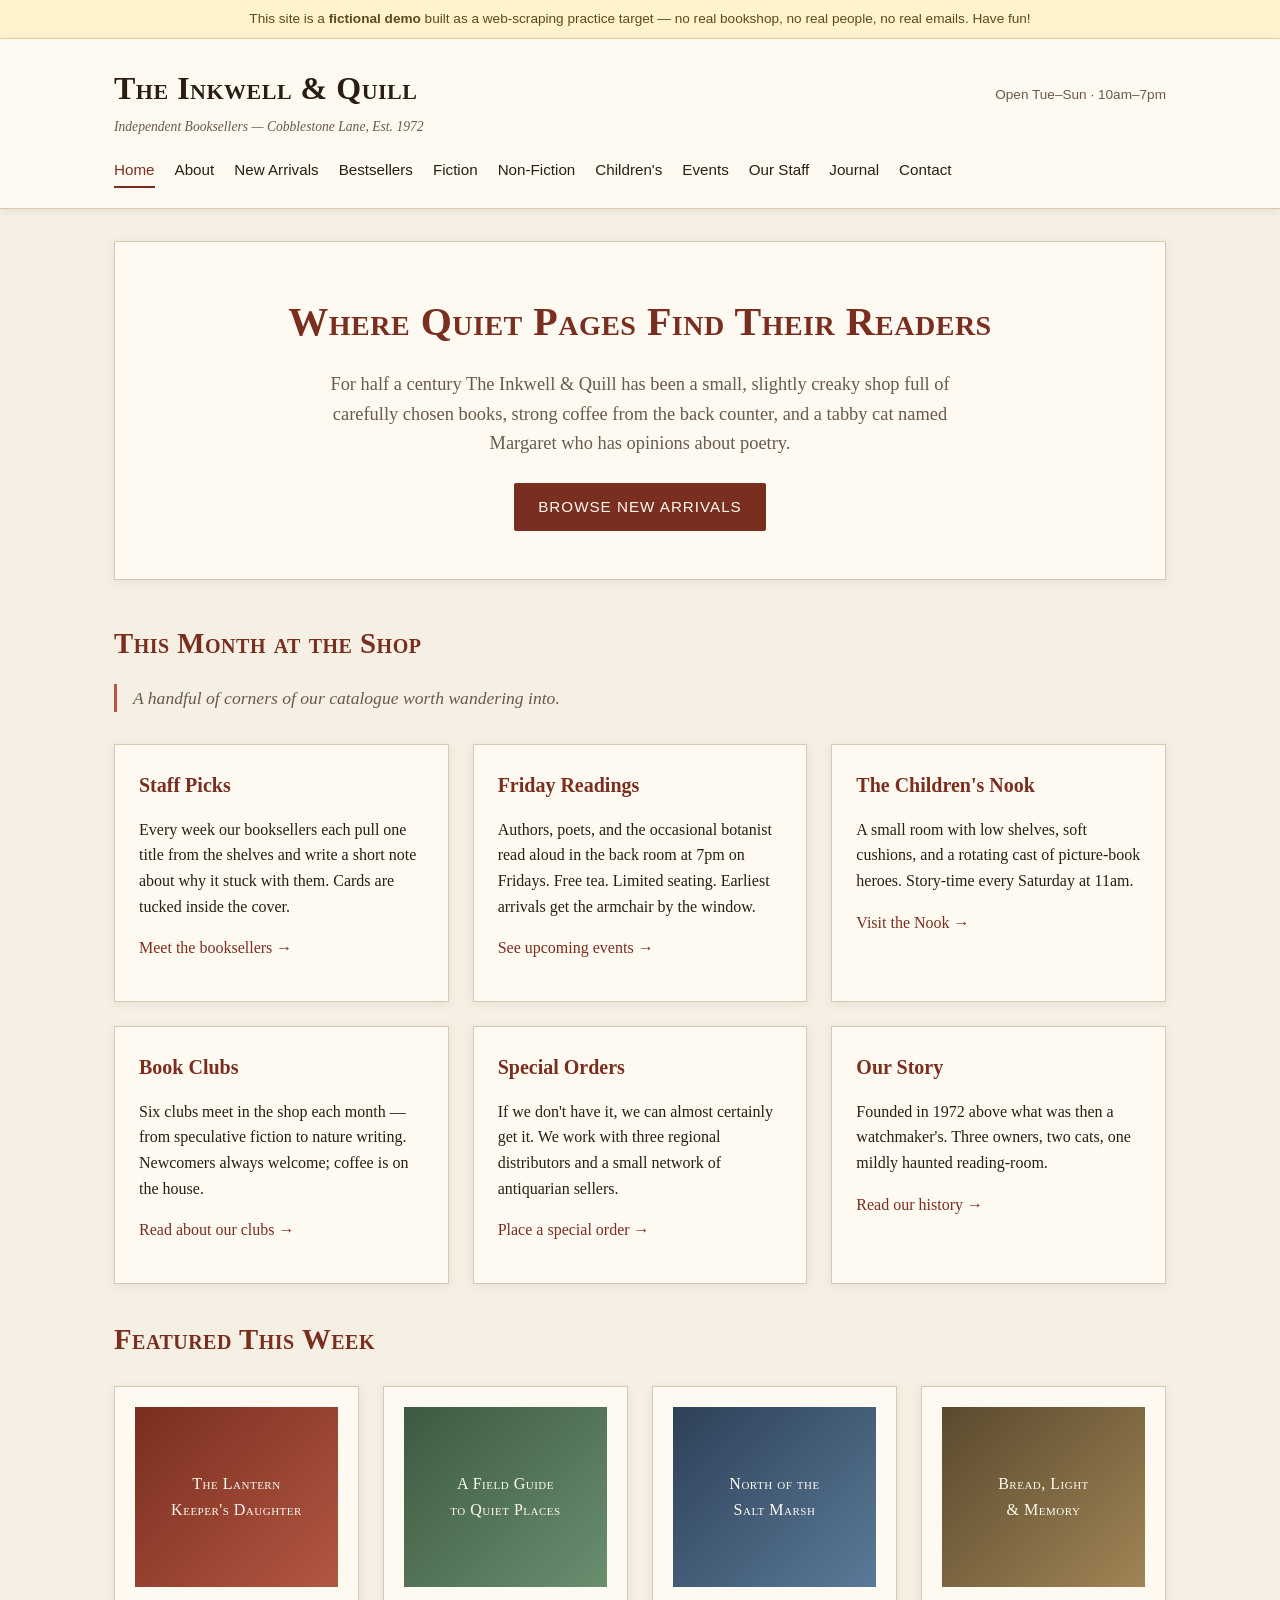
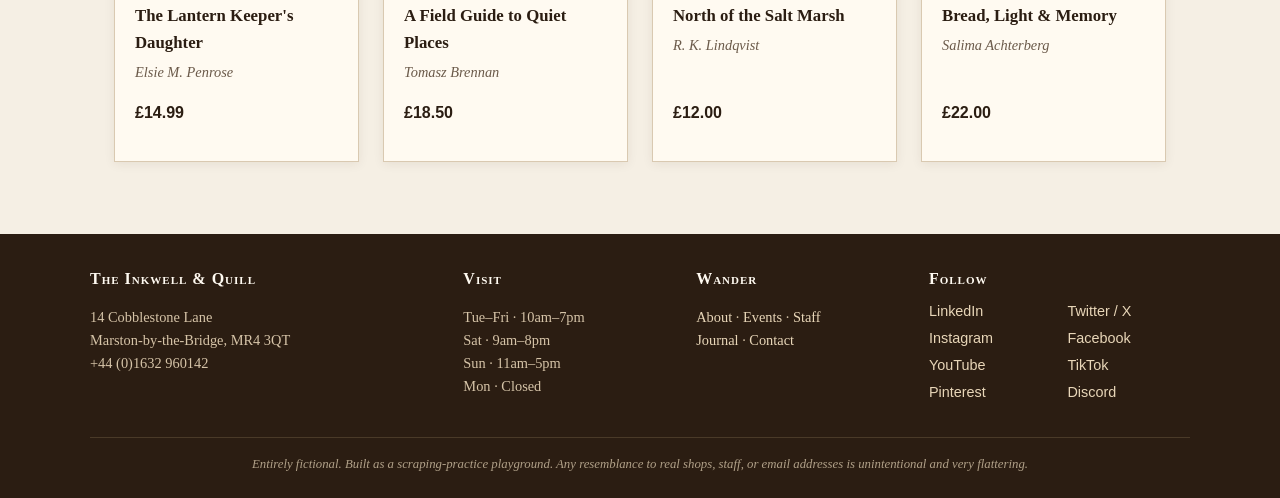
<file: index.html>
<!DOCTYPE html>
<html lang="en">
<head>
<meta charset="UTF-8">
<meta name="viewport" content="width=device-width, initial-scale=1.0">
<title>The Inkwell &amp; Quill — Independent Booksellers Since 1972</title>
<meta name="description" content="A small independent bookshop nestled on Cobblestone Lane. New arrivals, bestsellers, events, and a curated selection of fiction, non-fiction, and children's books.">
<link rel="stylesheet" href="styles.css">
<link rel="icon" href="favicon.svg" type="image/svg+xml">
<link rel="alternate icon" href="favicon.svg">
</head>
<body>
<div class="disclaimer">This site is a <strong>fictional demo</strong> built as a web-scraping practice target — no real bookshop, no real people, no real emails. Have fun!</div>
<header class="site-header">
  <div class="brand-row">
    <div class="brand">
      <a href="index.html"><h1>The Inkwell &amp; Quill</h1></a>
      <span class="tagline">Independent Booksellers &mdash; Cobblestone Lane, Est. 1972</span>
    </div>
    <div class="brand-meta">Open Tue&ndash;Sun · 10am&ndash;7pm</div>
  </div>
  <nav class="primary">
    <a href="index.html" class="active">Home</a>
    <a href="about.html">About</a>
    <a href="new-arrivals.html">New Arrivals</a>
    <a href="bestsellers.html">Bestsellers</a>
    <a href="fiction.html">Fiction</a>
    <a href="non-fiction.html">Non-Fiction</a>
    <a href="childrens.html">Children's</a>
    <a href="events.html">Events</a>
    <a href="staff.html">Our Staff</a>
    <a href="blog.html">Journal</a>
    <a href="contact.html">Contact</a>
  </nav>
</header>

<main>
  <section class="hero">
    <h2>Where Quiet Pages Find Their Readers</h2>
    <p>For half a century The Inkwell &amp; Quill has been a small, slightly creaky shop full of carefully chosen books, strong coffee from the back counter, and a tabby cat named Margaret who has opinions about poetry.</p>
    <a class="btn" href="new-arrivals.html">Browse New Arrivals</a>
  </section>

  <section>
    <h2>This Month at the Shop</h2>
    <p class="lede">A handful of corners of our catalogue worth wandering into.</p>

    <div class="section-grid">
      <div class="section-card">
        <h3>Staff Picks</h3>
        <p>Every week our booksellers each pull one title from the shelves and write a short note about why it stuck with them. Cards are tucked inside the cover.</p>
        <p><a href="staff.html">Meet the booksellers &rarr;</a></p>
      </div>
      <div class="section-card">
        <h3>Friday Readings</h3>
        <p>Authors, poets, and the occasional botanist read aloud in the back room at 7pm on Fridays. Free tea. Limited seating. Earliest arrivals get the armchair by the window.</p>
        <p><a href="events.html">See upcoming events &rarr;</a></p>
      </div>
      <div class="section-card">
        <h3>The Children's Nook</h3>
        <p>A small room with low shelves, soft cushions, and a rotating cast of picture-book heroes. Story-time every Saturday at 11am.</p>
        <p><a href="childrens.html">Visit the Nook &rarr;</a></p>
      </div>
      <div class="section-card">
        <h3>Book Clubs</h3>
        <p>Six clubs meet in the shop each month — from speculative fiction to nature writing. Newcomers always welcome; coffee is on the house.</p>
        <p><a href="blog.html">Read about our clubs &rarr;</a></p>
      </div>
      <div class="section-card">
        <h3>Special Orders</h3>
        <p>If we don't have it, we can almost certainly get it. We work with three regional distributors and a small network of antiquarian sellers.</p>
        <p><a href="contact.html">Place a special order &rarr;</a></p>
      </div>
      <div class="section-card">
        <h3>Our Story</h3>
        <p>Founded in 1972 above what was then a watchmaker's. Three owners, two cats, one mildly haunted reading-room.</p>
        <p><a href="about.html">Read our history &rarr;</a></p>
      </div>
    </div>
  </section>

  <section>
    <h2>Featured This Week</h2>
    <div class="card-grid">
      <div class="card">
        <div class="book-cover">The Lantern<br>Keeper's Daughter</div>
        <h4>The Lantern Keeper's Daughter</h4>
        <p class="author">Elsie M. Penrose</p>
        <p class="price">£14.99</p>
      </div>
      <div class="card alt">
        <div class="book-cover">A Field Guide<br>to Quiet Places</div>
        <h4>A Field Guide to Quiet Places</h4>
        <p class="author">Tomasz Brennan</p>
        <p class="price">£18.50</p>
      </div>
      <div class="card alt2">
        <div class="book-cover">North of the<br>Salt Marsh</div>
        <h4>North of the Salt Marsh</h4>
        <p class="author">R. K. Lindqvist</p>
        <p class="price">£12.00</p>
      </div>
      <div class="card alt3">
        <div class="book-cover">Bread, Light<br>&amp; Memory</div>
        <h4>Bread, Light &amp; Memory</h4>
        <p class="author">Salima Achterberg</p>
        <p class="price">£22.00</p>
      </div>
    </div>
  </section>
</main>

<footer class="site-footer">
  <div class="footer-inner">
    <div>
      <h4>The Inkwell &amp; Quill</h4>
      <p>14 Cobblestone Lane<br>Marston-by-the-Bridge, MR4 3QT<br>+44 (0)1632 960142</p>
    </div>
    <div>
      <h4>Visit</h4>
      <p>Tue&ndash;Fri · 10am&ndash;7pm<br>Sat · 9am&ndash;8pm<br>Sun · 11am&ndash;5pm<br>Mon · Closed</p>
    </div>
    <div>
      <h4>Wander</h4>
      <p><a href="about.html">About</a> · <a href="events.html">Events</a> · <a href="staff.html">Staff</a><br><a href="blog.html">Journal</a> · <a href="contact.html">Contact</a></p>
    </div>
    <div>
      <h4>Follow</h4>
      <ul class="socials">
        <li><a href="https://www.linkedin.com/company/inkwell-quill-books-demo/">LinkedIn</a></li>
        <li><a href="https://x.com/inkwellquill_demo">Twitter / X</a></li>
        <li><a href="https://www.instagram.com/inkwellquill_bookshop_demo/">Instagram</a></li>
        <li><a href="https://www.facebook.com/InkwellAndQuillDemo/">Facebook</a></li>
        <li><a href="https://www.youtube.com/@inkwellquill_demo">YouTube</a></li>
        <li><a href="https://www.tiktok.com/@inkwellquill_demo">TikTok</a></li>
        <li><a href="https://www.pinterest.com/inkwellquill_demo/">Pinterest</a></li>
        <li><a href="https://discord.com/invite/inkwellbookclub_demo">Discord</a></li>
      </ul>
    </div>
  </div>
  <div class="legal">Entirely fictional. Built as a scraping-practice playground. Any resemblance to real shops, staff, or email addresses is unintentional and very flattering.</div>
</footer>
</body>
</html>
</file>
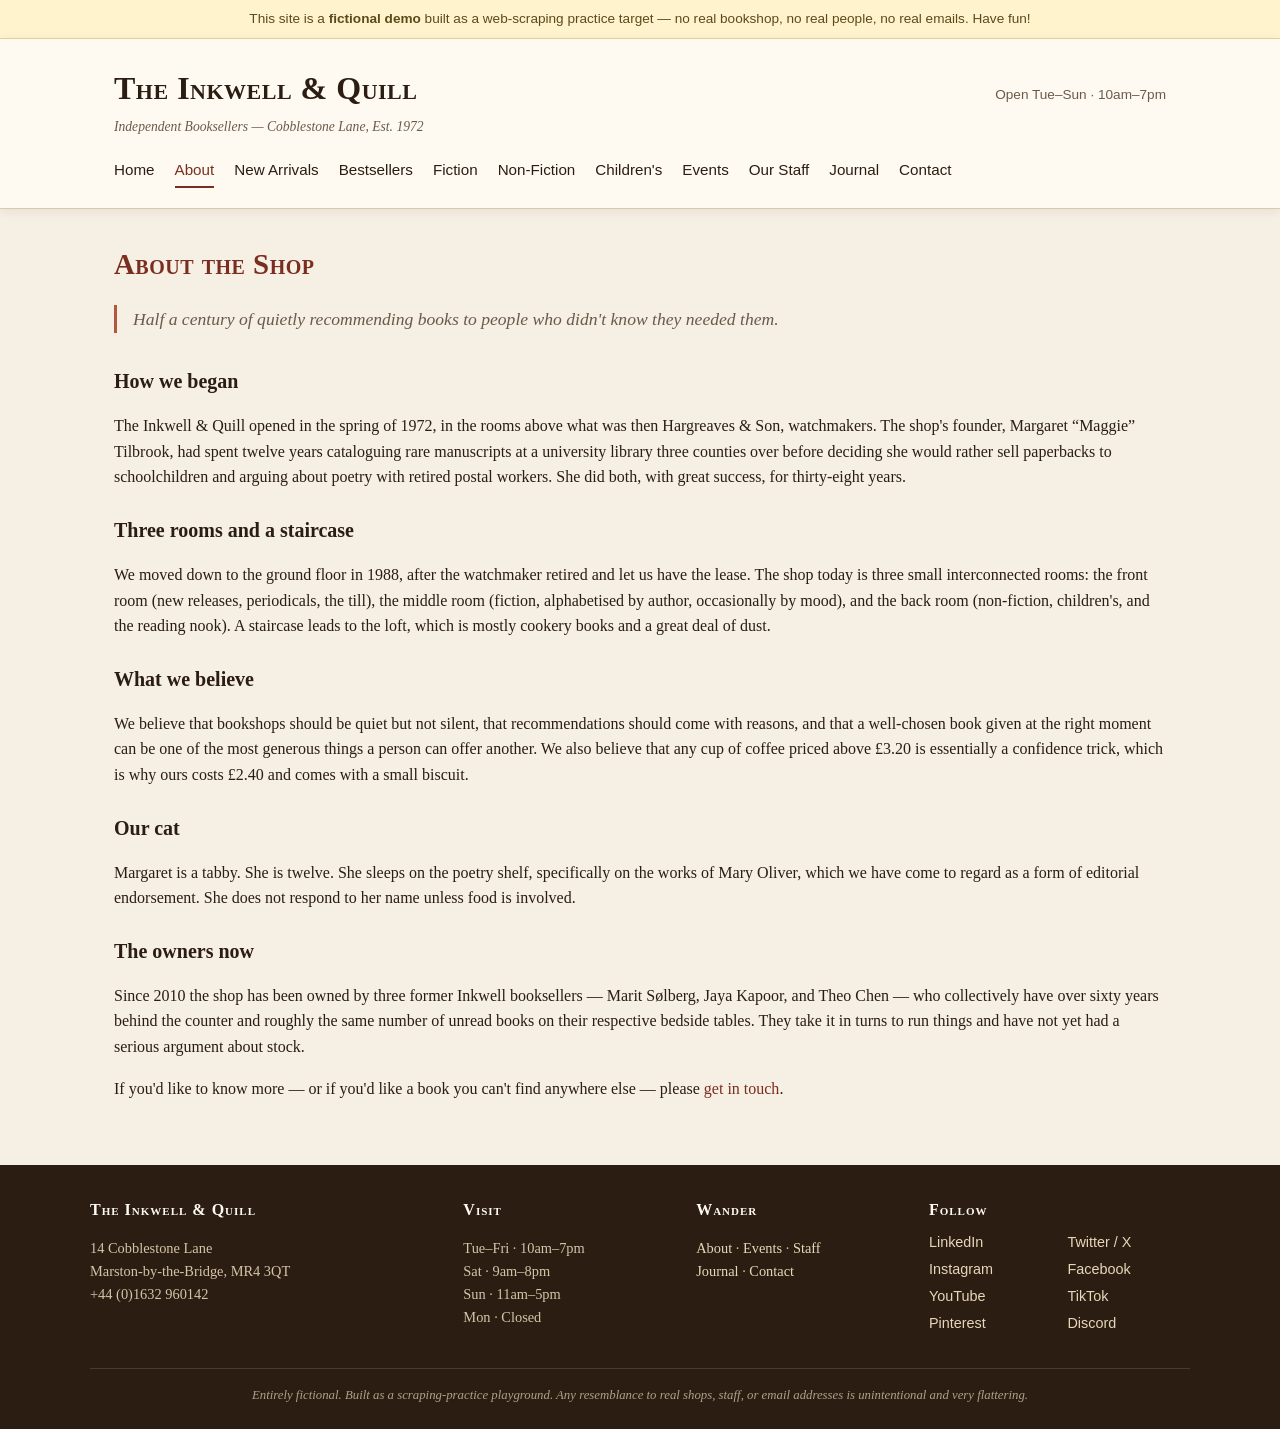
<file: about.html>
<!DOCTYPE html>
<html lang="en">
<head>
<meta charset="UTF-8">
<meta name="viewport" content="width=device-width, initial-scale=1.0">
<title>About — The Inkwell &amp; Quill</title>
<meta name="description" content="The history of The Inkwell & Quill, a small independent bookshop on Cobblestone Lane, founded in 1972.">
<link rel="stylesheet" href="styles.css">
<link rel="icon" href="favicon.svg" type="image/svg+xml">
<link rel="alternate icon" href="favicon.svg">
</head>
<body>
<div class="disclaimer">This site is a <strong>fictional demo</strong> built as a web-scraping practice target — no real bookshop, no real people, no real emails. Have fun!</div>
<header class="site-header">
  <div class="brand-row">
    <div class="brand">
      <a href="index.html"><h1>The Inkwell &amp; Quill</h1></a>
      <span class="tagline">Independent Booksellers &mdash; Cobblestone Lane, Est. 1972</span>
    </div>
    <div class="brand-meta">Open Tue&ndash;Sun · 10am&ndash;7pm</div>
  </div>
  <nav class="primary">
    <a href="index.html">Home</a>
    <a href="about.html" class="active">About</a>
    <a href="new-arrivals.html">New Arrivals</a>
    <a href="bestsellers.html">Bestsellers</a>
    <a href="fiction.html">Fiction</a>
    <a href="non-fiction.html">Non-Fiction</a>
    <a href="childrens.html">Children's</a>
    <a href="events.html">Events</a>
    <a href="staff.html">Our Staff</a>
    <a href="blog.html">Journal</a>
    <a href="contact.html">Contact</a>
  </nav>
</header>

<main>
  <h2>About the Shop</h2>
  <p class="lede">Half a century of quietly recommending books to people who didn't know they needed them.</p>

  <h3>How we began</h3>
  <p>The Inkwell &amp; Quill opened in the spring of 1972, in the rooms above what was then Hargreaves &amp; Son, watchmakers. The shop's founder, Margaret &ldquo;Maggie&rdquo; Tilbrook, had spent twelve years cataloguing rare manuscripts at a university library three counties over before deciding she would rather sell paperbacks to schoolchildren and arguing about poetry with retired postal workers. She did both, with great success, for thirty-eight years.</p>

  <h3>Three rooms and a staircase</h3>
  <p>We moved down to the ground floor in 1988, after the watchmaker retired and let us have the lease. The shop today is three small interconnected rooms: the front room (new releases, periodicals, the till), the middle room (fiction, alphabetised by author, occasionally by mood), and the back room (non-fiction, children's, and the reading nook). A staircase leads to the loft, which is mostly cookery books and a great deal of dust.</p>

  <h3>What we believe</h3>
  <p>We believe that bookshops should be quiet but not silent, that recommendations should come with reasons, and that a well-chosen book given at the right moment can be one of the most generous things a person can offer another. We also believe that any cup of coffee priced above £3.20 is essentially a confidence trick, which is why ours costs £2.40 and comes with a small biscuit.</p>

  <h3>Our cat</h3>
  <p>Margaret is a tabby. She is twelve. She sleeps on the poetry shelf, specifically on the works of Mary Oliver, which we have come to regard as a form of editorial endorsement. She does not respond to her name unless food is involved.</p>

  <h3>The owners now</h3>
  <p>Since 2010 the shop has been owned by three former Inkwell booksellers — Marit Sølberg, Jaya Kapoor, and Theo Chen — who collectively have over sixty years behind the counter and roughly the same number of unread books on their respective bedside tables. They take it in turns to run things and have not yet had a serious argument about stock.</p>

  <p>If you'd like to know more — or if you'd like a book you can't find anywhere else — please <a href="contact.html">get in touch</a>.</p>
</main>

<footer class="site-footer">
  <div class="footer-inner">
    <div>
      <h4>The Inkwell &amp; Quill</h4>
      <p>14 Cobblestone Lane<br>Marston-by-the-Bridge, MR4 3QT<br>+44 (0)1632 960142</p>
    </div>
    <div>
      <h4>Visit</h4>
      <p>Tue&ndash;Fri · 10am&ndash;7pm<br>Sat · 9am&ndash;8pm<br>Sun · 11am&ndash;5pm<br>Mon · Closed</p>
    </div>
    <div>
      <h4>Wander</h4>
      <p><a href="about.html">About</a> · <a href="events.html">Events</a> · <a href="staff.html">Staff</a><br><a href="blog.html">Journal</a> · <a href="contact.html">Contact</a></p>
    </div>
    <div>
      <h4>Follow</h4>
      <ul class="socials">
        <li><a href="https://www.linkedin.com/company/inkwell-quill-books-demo/">LinkedIn</a></li>
        <li><a href="https://x.com/inkwellquill_demo">Twitter / X</a></li>
        <li><a href="https://www.instagram.com/inkwellquill_bookshop_demo/">Instagram</a></li>
        <li><a href="https://www.facebook.com/InkwellAndQuillDemo/">Facebook</a></li>
        <li><a href="https://www.youtube.com/@inkwellquill_demo">YouTube</a></li>
        <li><a href="https://www.tiktok.com/@inkwellquill_demo">TikTok</a></li>
        <li><a href="https://www.pinterest.com/inkwellquill_demo/">Pinterest</a></li>
        <li><a href="https://discord.com/invite/inkwellbookclub_demo">Discord</a></li>
      </ul>
    </div>
  </div>
  <div class="legal">Entirely fictional. Built as a scraping-practice playground. Any resemblance to real shops, staff, or email addresses is unintentional and very flattering.</div>
</footer>
</body>
</html>
</file>
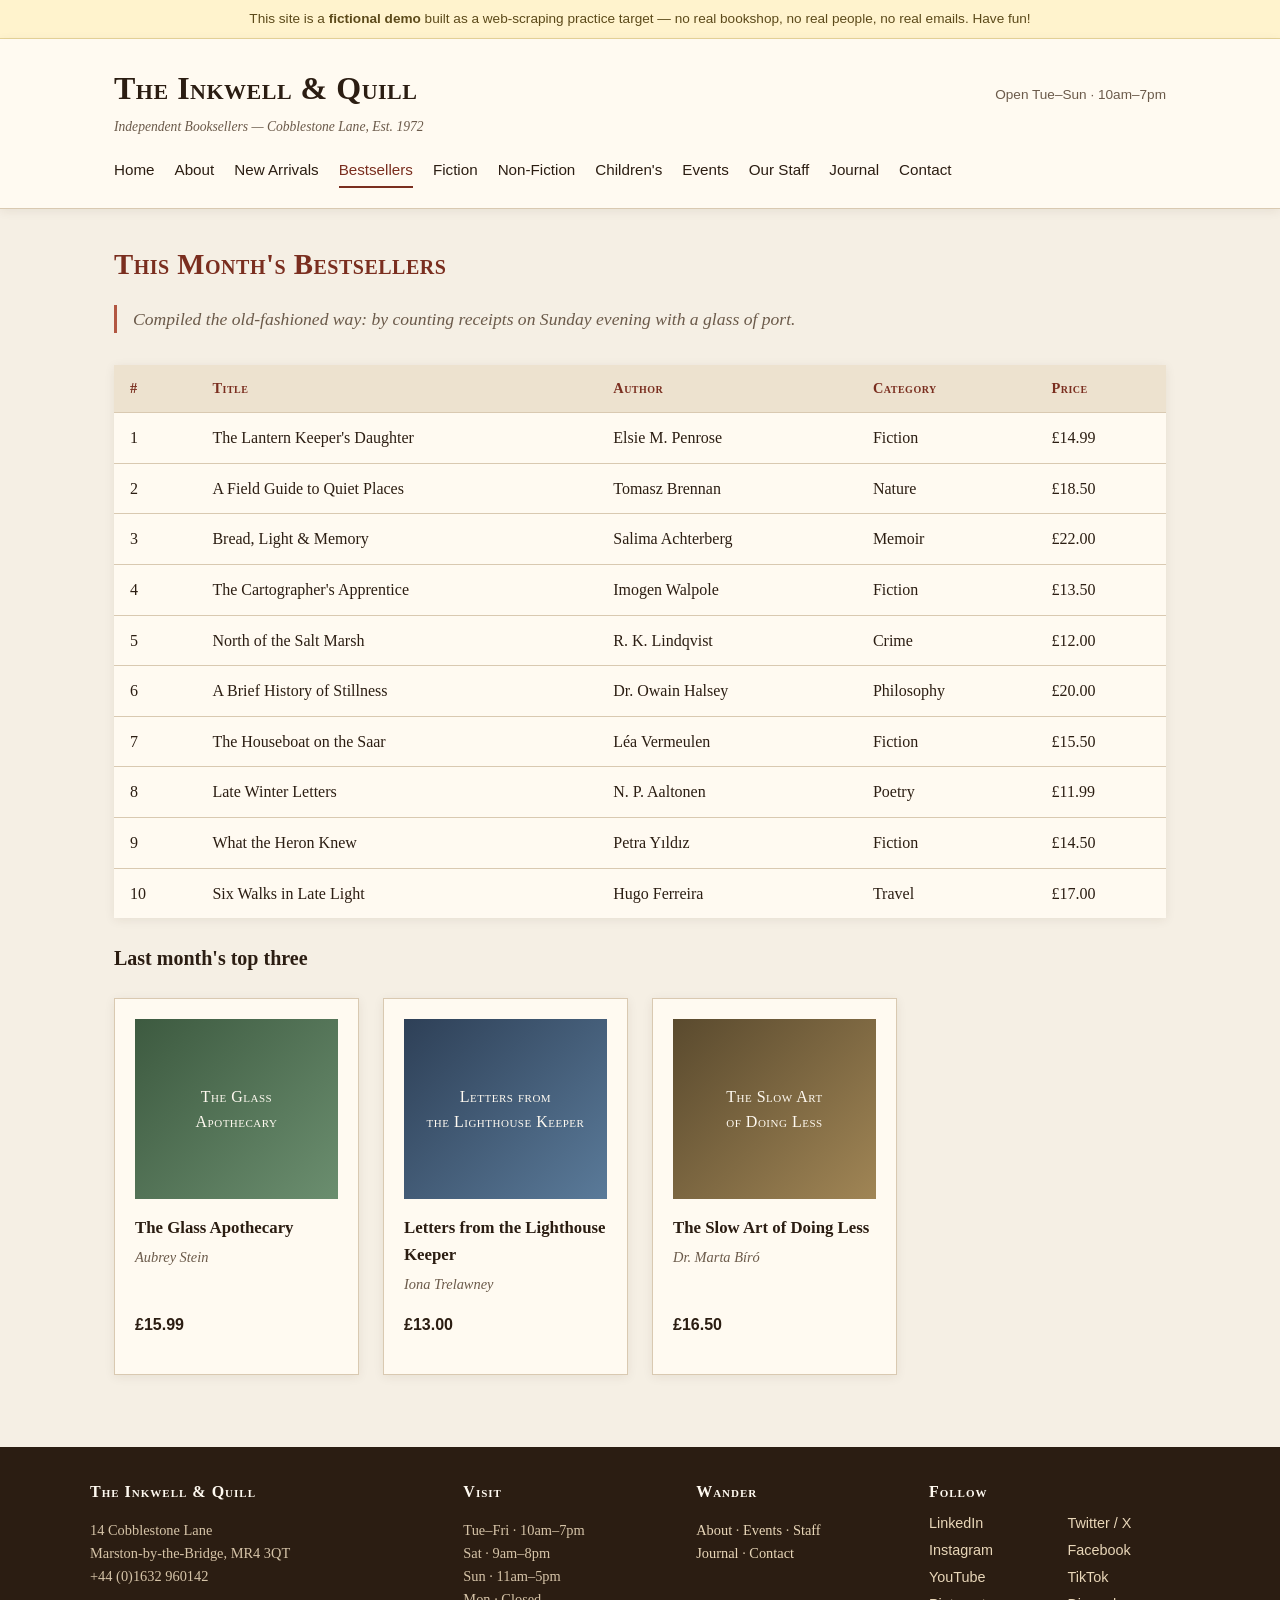
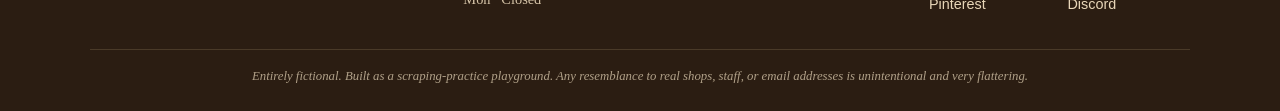
<file: bestsellers.html>
<!DOCTYPE html>
<html lang="en">
<head>
<meta charset="UTF-8">
<meta name="viewport" content="width=device-width, initial-scale=1.0">
<title>Bestsellers — The Inkwell &amp; Quill</title>
<meta name="description" content="The titles flying off the shelves at The Inkwell & Quill this month.">
<link rel="stylesheet" href="styles.css">
<link rel="icon" href="favicon.svg" type="image/svg+xml">
<link rel="alternate icon" href="favicon.svg">
</head>
<body>
<div class="disclaimer">This site is a <strong>fictional demo</strong> built as a web-scraping practice target — no real bookshop, no real people, no real emails. Have fun!</div>
<header class="site-header">
  <div class="brand-row">
    <div class="brand">
      <a href="index.html"><h1>The Inkwell &amp; Quill</h1></a>
      <span class="tagline">Independent Booksellers &mdash; Cobblestone Lane, Est. 1972</span>
    </div>
    <div class="brand-meta">Open Tue&ndash;Sun · 10am&ndash;7pm</div>
  </div>
  <nav class="primary">
    <a href="index.html">Home</a>
    <a href="about.html">About</a>
    <a href="new-arrivals.html">New Arrivals</a>
    <a href="bestsellers.html" class="active">Bestsellers</a>
    <a href="fiction.html">Fiction</a>
    <a href="non-fiction.html">Non-Fiction</a>
    <a href="childrens.html">Children's</a>
    <a href="events.html">Events</a>
    <a href="staff.html">Our Staff</a>
    <a href="blog.html">Journal</a>
    <a href="contact.html">Contact</a>
  </nav>
</header>

<main>
  <h2>This Month's Bestsellers</h2>
  <p class="lede">Compiled the old-fashioned way: by counting receipts on Sunday evening with a glass of port.</p>

  <table class="list">
    <thead>
      <tr><th>#</th><th>Title</th><th>Author</th><th>Category</th><th>Price</th></tr>
    </thead>
    <tbody>
      <tr><td>1</td><td>The Lantern Keeper's Daughter</td><td>Elsie M. Penrose</td><td>Fiction</td><td>£14.99</td></tr>
      <tr><td>2</td><td>A Field Guide to Quiet Places</td><td>Tomasz Brennan</td><td>Nature</td><td>£18.50</td></tr>
      <tr><td>3</td><td>Bread, Light &amp; Memory</td><td>Salima Achterberg</td><td>Memoir</td><td>£22.00</td></tr>
      <tr><td>4</td><td>The Cartographer's Apprentice</td><td>Imogen Walpole</td><td>Fiction</td><td>£13.50</td></tr>
      <tr><td>5</td><td>North of the Salt Marsh</td><td>R. K. Lindqvist</td><td>Crime</td><td>£12.00</td></tr>
      <tr><td>6</td><td>A Brief History of Stillness</td><td>Dr. Owain Halsey</td><td>Philosophy</td><td>£20.00</td></tr>
      <tr><td>7</td><td>The Houseboat on the Saar</td><td>Léa Vermeulen</td><td>Fiction</td><td>£15.50</td></tr>
      <tr><td>8</td><td>Late Winter Letters</td><td>N. P. Aaltonen</td><td>Poetry</td><td>£11.99</td></tr>
      <tr><td>9</td><td>What the Heron Knew</td><td>Petra Yıldız</td><td>Fiction</td><td>£14.50</td></tr>
      <tr><td>10</td><td>Six Walks in Late Light</td><td>Hugo Ferreira</td><td>Travel</td><td>£17.00</td></tr>
    </tbody>
  </table>

  <h3>Last month's top three</h3>
  <div class="card-grid">
    <div class="card alt">
      <div class="book-cover">The Glass<br>Apothecary</div>
      <h4>The Glass Apothecary</h4>
      <p class="author">Aubrey Stein</p>
      <p class="price">£15.99</p>
    </div>
    <div class="card alt2">
      <div class="book-cover">Letters from<br>the Lighthouse Keeper</div>
      <h4>Letters from the Lighthouse Keeper</h4>
      <p class="author">Iona Trelawney</p>
      <p class="price">£13.00</p>
    </div>
    <div class="card alt3">
      <div class="book-cover">The Slow Art<br>of Doing Less</div>
      <h4>The Slow Art of Doing Less</h4>
      <p class="author">Dr. Marta Bíró</p>
      <p class="price">£16.50</p>
    </div>
  </div>
</main>

<footer class="site-footer">
  <div class="footer-inner">
    <div>
      <h4>The Inkwell &amp; Quill</h4>
      <p>14 Cobblestone Lane<br>Marston-by-the-Bridge, MR4 3QT<br>+44 (0)1632 960142</p>
    </div>
    <div>
      <h4>Visit</h4>
      <p>Tue&ndash;Fri · 10am&ndash;7pm<br>Sat · 9am&ndash;8pm<br>Sun · 11am&ndash;5pm<br>Mon · Closed</p>
    </div>
    <div>
      <h4>Wander</h4>
      <p><a href="about.html">About</a> · <a href="events.html">Events</a> · <a href="staff.html">Staff</a><br><a href="blog.html">Journal</a> · <a href="contact.html">Contact</a></p>
    </div>
    <div>
      <h4>Follow</h4>
      <ul class="socials">
        <li><a href="https://www.linkedin.com/company/inkwell-quill-books-demo/">LinkedIn</a></li>
        <li><a href="https://x.com/inkwellquill_demo">Twitter / X</a></li>
        <li><a href="https://www.instagram.com/inkwellquill_bookshop_demo/">Instagram</a></li>
        <li><a href="https://www.facebook.com/InkwellAndQuillDemo/">Facebook</a></li>
        <li><a href="https://www.youtube.com/@inkwellquill_demo">YouTube</a></li>
        <li><a href="https://www.tiktok.com/@inkwellquill_demo">TikTok</a></li>
        <li><a href="https://www.pinterest.com/inkwellquill_demo/">Pinterest</a></li>
        <li><a href="https://discord.com/invite/inkwellbookclub_demo">Discord</a></li>
      </ul>
    </div>
  </div>
  <div class="legal">Entirely fictional. Built as a scraping-practice playground. Any resemblance to real shops, staff, or email addresses is unintentional and very flattering.</div>
</footer>
</body>
</html>
</file>
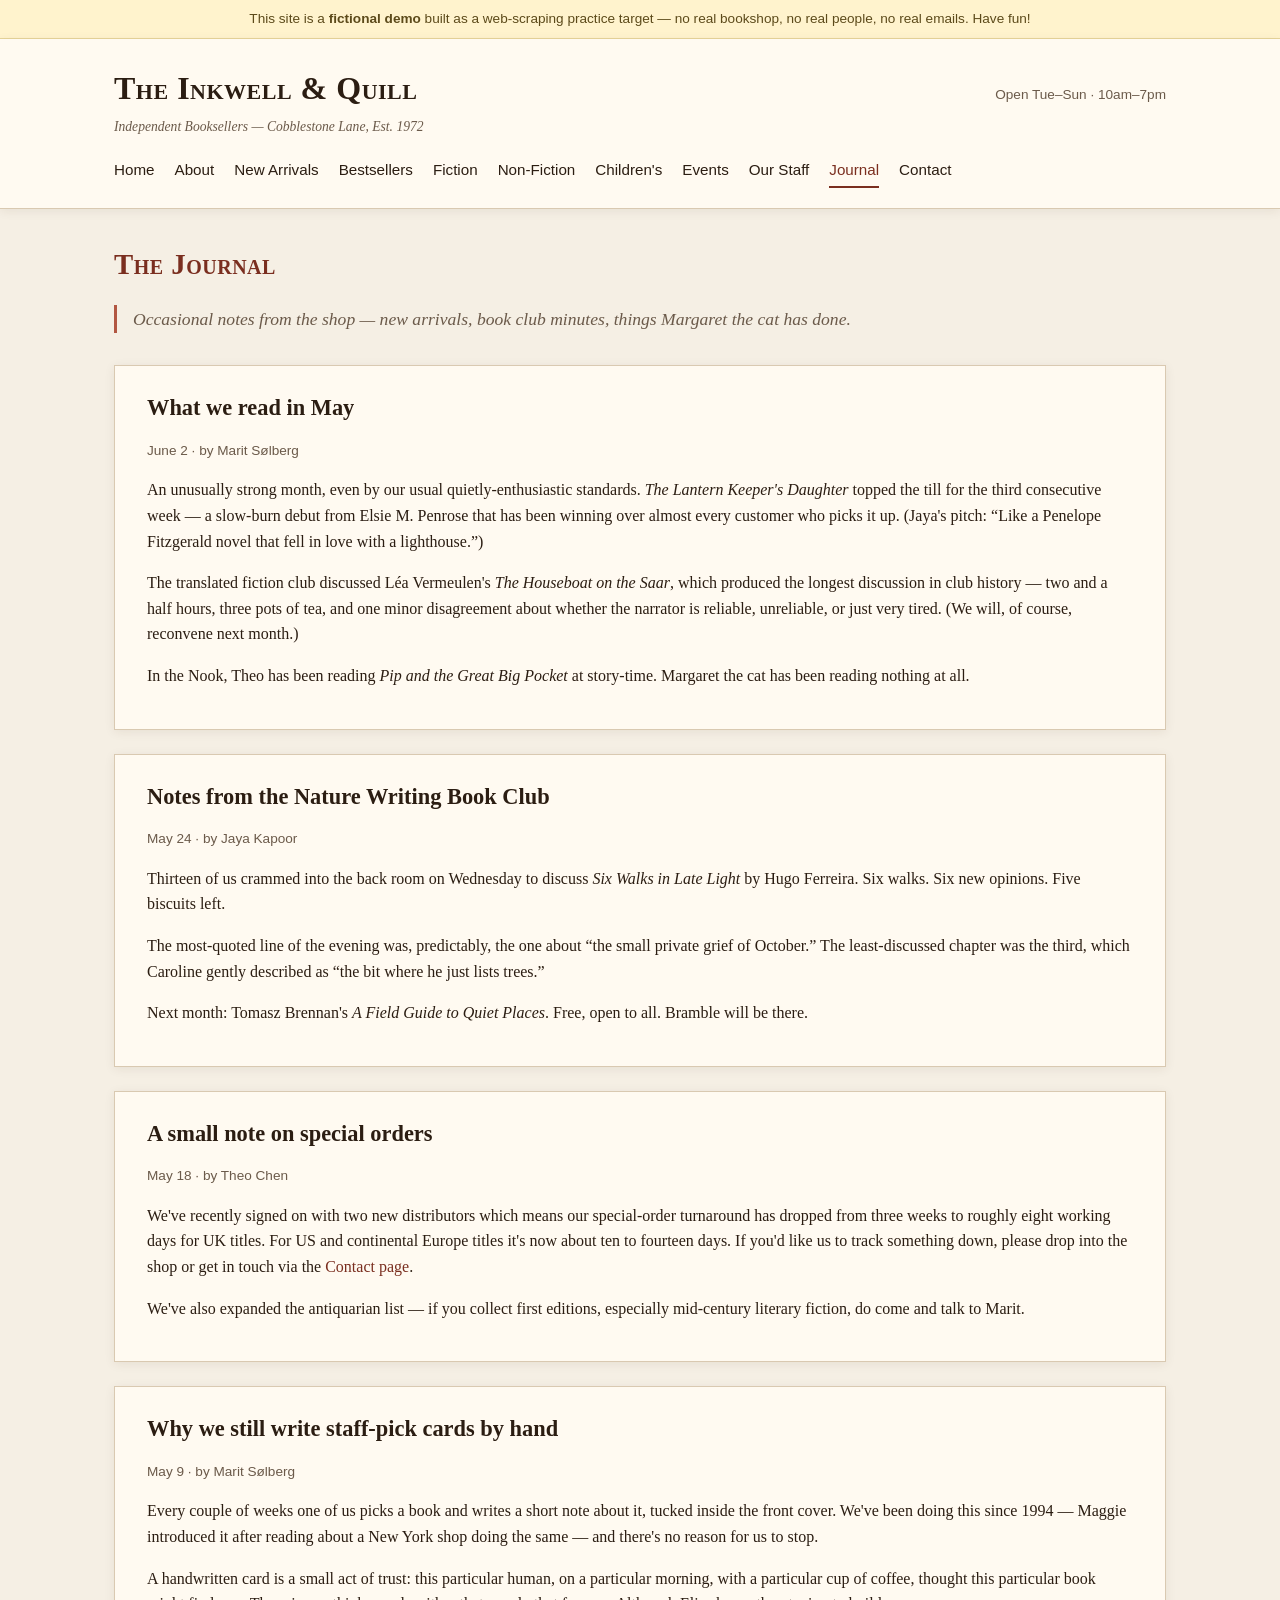
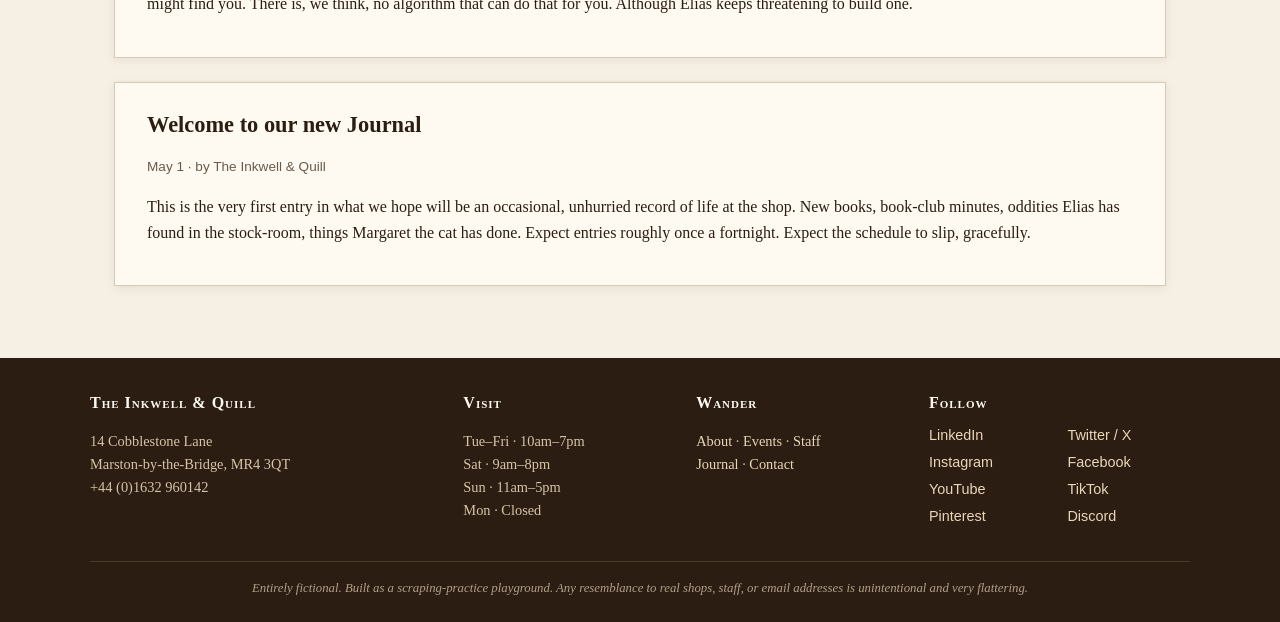
<file: blog.html>
<!DOCTYPE html>
<html lang="en">
<head>
<meta charset="UTF-8">
<meta name="viewport" content="width=device-width, initial-scale=1.0">
<title>Journal — The Inkwell &amp; Quill</title>
<meta name="description" content="The Inkwell & Quill's occasional notes on books, the shop, and the people who pass through.">
<link rel="stylesheet" href="styles.css">
<link rel="icon" href="favicon.svg" type="image/svg+xml">
<link rel="alternate icon" href="favicon.svg">
</head>
<body>
<div class="disclaimer">This site is a <strong>fictional demo</strong> built as a web-scraping practice target — no real bookshop, no real people, no real emails. Have fun!</div>
<header class="site-header">
  <div class="brand-row">
    <div class="brand">
      <a href="index.html"><h1>The Inkwell &amp; Quill</h1></a>
      <span class="tagline">Independent Booksellers &mdash; Cobblestone Lane, Est. 1972</span>
    </div>
    <div class="brand-meta">Open Tue&ndash;Sun · 10am&ndash;7pm</div>
  </div>
  <nav class="primary">
    <a href="index.html">Home</a>
    <a href="about.html">About</a>
    <a href="new-arrivals.html">New Arrivals</a>
    <a href="bestsellers.html">Bestsellers</a>
    <a href="fiction.html">Fiction</a>
    <a href="non-fiction.html">Non-Fiction</a>
    <a href="childrens.html">Children's</a>
    <a href="events.html">Events</a>
    <a href="staff.html">Our Staff</a>
    <a href="blog.html" class="active">Journal</a>
    <a href="contact.html">Contact</a>
  </nav>
</header>

<main>
  <h2>The Journal</h2>
  <p class="lede">Occasional notes from the shop &mdash; new arrivals, book club minutes, things Margaret the cat has done.</p>

  <article class="post">
    <h3>What we read in May</h3>
    <p class="post-meta">June 2 · by Marit Sølberg</p>
    <p>An unusually strong month, even by our usual quietly-enthusiastic standards. <em>The Lantern Keeper's Daughter</em> topped the till for the third consecutive week — a slow-burn debut from Elsie M. Penrose that has been winning over almost every customer who picks it up. (Jaya's pitch: &ldquo;Like a Penelope Fitzgerald novel that fell in love with a lighthouse.&rdquo;)</p>
    <p>The translated fiction club discussed Léa Vermeulen's <em>The Houseboat on the Saar</em>, which produced the longest discussion in club history — two and a half hours, three pots of tea, and one minor disagreement about whether the narrator is reliable, unreliable, or just very tired. (We will, of course, reconvene next month.)</p>
    <p>In the Nook, Theo has been reading <em>Pip and the Great Big Pocket</em> at story-time. Margaret the cat has been reading nothing at all.</p>
  </article>

  <article class="post">
    <h3>Notes from the Nature Writing Book Club</h3>
    <p class="post-meta">May 24 · by Jaya Kapoor</p>
    <p>Thirteen of us crammed into the back room on Wednesday to discuss <em>Six Walks in Late Light</em> by Hugo Ferreira. Six walks. Six new opinions. Five biscuits left.</p>
    <p>The most-quoted line of the evening was, predictably, the one about &ldquo;the small private grief of October.&rdquo; The least-discussed chapter was the third, which Caroline gently described as &ldquo;the bit where he just lists trees.&rdquo;</p>
    <p>Next month: Tomasz Brennan's <em>A Field Guide to Quiet Places</em>. Free, open to all. Bramble will be there.</p>
  </article>

  <article class="post">
    <h3>A small note on special orders</h3>
    <p class="post-meta">May 18 · by Theo Chen</p>
    <p>We've recently signed on with two new distributors which means our special-order turnaround has dropped from three weeks to roughly eight working days for UK titles. For US and continental Europe titles it's now about ten to fourteen days. If you'd like us to track something down, please drop into the shop or get in touch via the <a href="contact.html">Contact page</a>.</p>
    <p>We've also expanded the antiquarian list — if you collect first editions, especially mid-century literary fiction, do come and talk to Marit.</p>
  </article>

  <article class="post">
    <h3>Why we still write staff-pick cards by hand</h3>
    <p class="post-meta">May 9 · by Marit Sølberg</p>
    <p>Every couple of weeks one of us picks a book and writes a short note about it, tucked inside the front cover. We've been doing this since 1994 — Maggie introduced it after reading about a New York shop doing the same — and there's no reason for us to stop.</p>
    <p>A handwritten card is a small act of trust: this particular human, on a particular morning, with a particular cup of coffee, thought this particular book might find you. There is, we think, no algorithm that can do that for you. Although Elias keeps threatening to build one.</p>
  </article>

  <article class="post">
    <h3>Welcome to our new Journal</h3>
    <p class="post-meta">May 1 · by The Inkwell &amp; Quill</p>
    <p>This is the very first entry in what we hope will be an occasional, unhurried record of life at the shop. New books, book-club minutes, oddities Elias has found in the stock-room, things Margaret the cat has done. Expect entries roughly once a fortnight. Expect the schedule to slip, gracefully.</p>
  </article>
</main>

<footer class="site-footer">
  <div class="footer-inner">
    <div>
      <h4>The Inkwell &amp; Quill</h4>
      <p>14 Cobblestone Lane<br>Marston-by-the-Bridge, MR4 3QT<br>+44 (0)1632 960142</p>
    </div>
    <div>
      <h4>Visit</h4>
      <p>Tue&ndash;Fri · 10am&ndash;7pm<br>Sat · 9am&ndash;8pm<br>Sun · 11am&ndash;5pm<br>Mon · Closed</p>
    </div>
    <div>
      <h4>Wander</h4>
      <p><a href="about.html">About</a> · <a href="events.html">Events</a> · <a href="staff.html">Staff</a><br><a href="blog.html">Journal</a> · <a href="contact.html">Contact</a></p>
    </div>
    <div>
      <h4>Follow</h4>
      <ul class="socials">
        <li><a href="https://www.linkedin.com/company/inkwell-quill-books-demo/">LinkedIn</a></li>
        <li><a href="https://x.com/inkwellquill_demo">Twitter / X</a></li>
        <li><a href="https://www.instagram.com/inkwellquill_bookshop_demo/">Instagram</a></li>
        <li><a href="https://www.facebook.com/InkwellAndQuillDemo/">Facebook</a></li>
        <li><a href="https://www.youtube.com/@inkwellquill_demo">YouTube</a></li>
        <li><a href="https://www.tiktok.com/@inkwellquill_demo">TikTok</a></li>
        <li><a href="https://www.pinterest.com/inkwellquill_demo/">Pinterest</a></li>
        <li><a href="https://discord.com/invite/inkwellbookclub_demo">Discord</a></li>
      </ul>
    </div>
  </div>
  <div class="legal">Entirely fictional. Built as a scraping-practice playground. Any resemblance to real shops, staff, or email addresses is unintentional and very flattering.</div>
</footer>
</body>
</html>
</file>
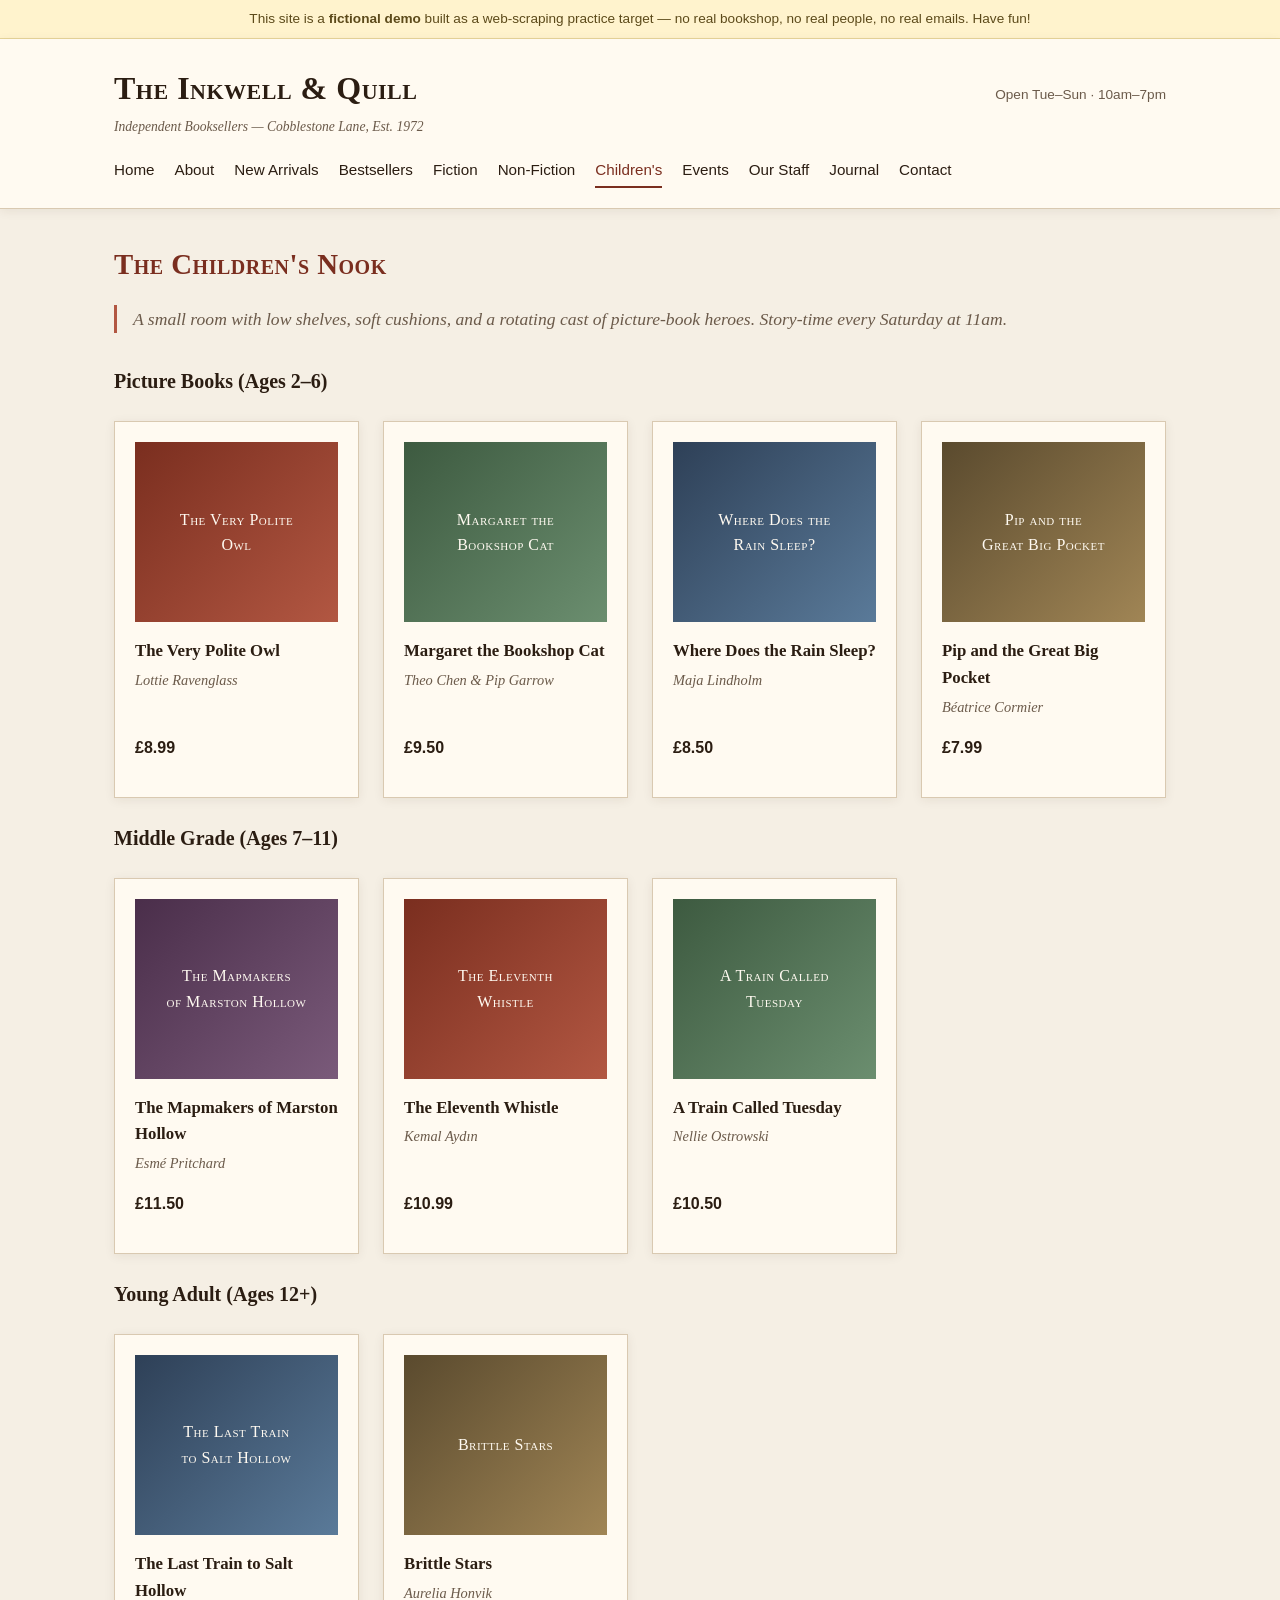
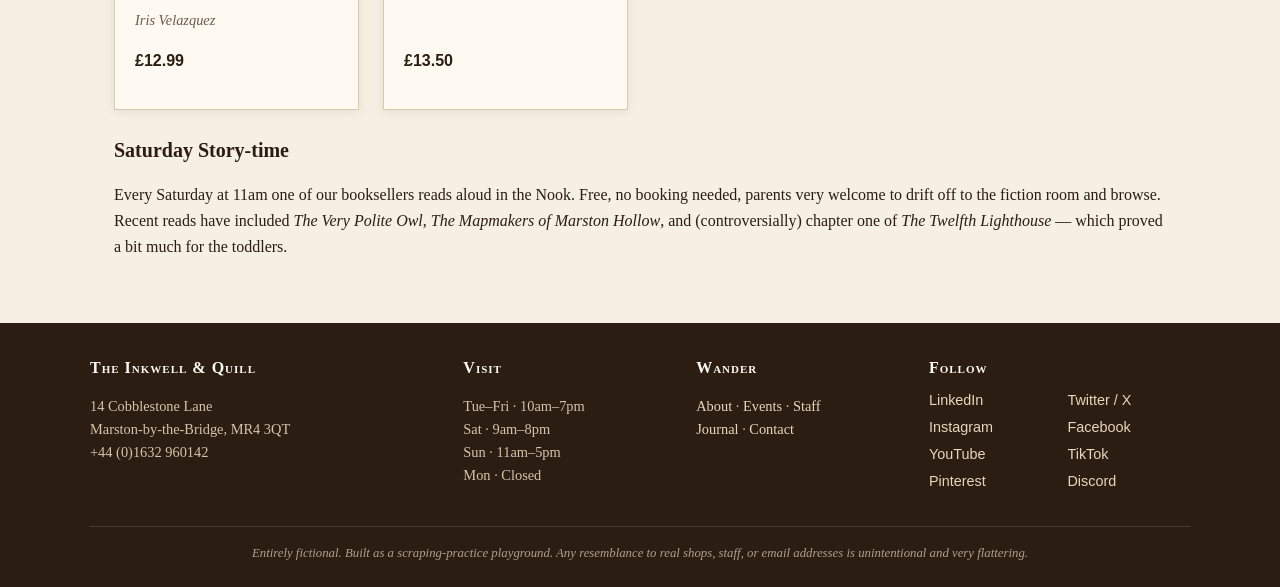
<file: childrens.html>
<!DOCTYPE html>
<html lang="en">
<head>
<meta charset="UTF-8">
<meta name="viewport" content="width=device-width, initial-scale=1.0">
<title>Children's Books — The Inkwell &amp; Quill</title>
<meta name="description" content="The Children's Nook at The Inkwell & Quill — picture books, middle-grade, and young adult.">
<link rel="stylesheet" href="styles.css">
<link rel="icon" href="favicon.svg" type="image/svg+xml">
<link rel="alternate icon" href="favicon.svg">
</head>
<body>
<div class="disclaimer">This site is a <strong>fictional demo</strong> built as a web-scraping practice target — no real bookshop, no real people, no real emails. Have fun!</div>
<header class="site-header">
  <div class="brand-row">
    <div class="brand">
      <a href="index.html"><h1>The Inkwell &amp; Quill</h1></a>
      <span class="tagline">Independent Booksellers &mdash; Cobblestone Lane, Est. 1972</span>
    </div>
    <div class="brand-meta">Open Tue&ndash;Sun · 10am&ndash;7pm</div>
  </div>
  <nav class="primary">
    <a href="index.html">Home</a>
    <a href="about.html">About</a>
    <a href="new-arrivals.html">New Arrivals</a>
    <a href="bestsellers.html">Bestsellers</a>
    <a href="fiction.html">Fiction</a>
    <a href="non-fiction.html">Non-Fiction</a>
    <a href="childrens.html" class="active">Children's</a>
    <a href="events.html">Events</a>
    <a href="staff.html">Our Staff</a>
    <a href="blog.html">Journal</a>
    <a href="contact.html">Contact</a>
  </nav>
</header>

<main>
  <h2>The Children's Nook</h2>
  <p class="lede">A small room with low shelves, soft cushions, and a rotating cast of picture-book heroes. Story-time every Saturday at 11am.</p>

  <h3>Picture Books (Ages 2&ndash;6)</h3>
  <div class="card-grid">
    <div class="card">
      <div class="book-cover">The Very Polite<br>Owl</div>
      <h4>The Very Polite Owl</h4>
      <p class="author">Lottie Ravenglass</p>
      <p class="price">£8.99</p>
    </div>
    <div class="card alt">
      <div class="book-cover">Margaret the<br>Bookshop Cat</div>
      <h4>Margaret the Bookshop Cat</h4>
      <p class="author">Theo Chen &amp; Pip Garrow</p>
      <p class="price">£9.50</p>
    </div>
    <div class="card alt2">
      <div class="book-cover">Where Does the<br>Rain Sleep?</div>
      <h4>Where Does the Rain Sleep?</h4>
      <p class="author">Maja Lindholm</p>
      <p class="price">£8.50</p>
    </div>
    <div class="card alt3">
      <div class="book-cover">Pip and the<br>Great Big Pocket</div>
      <h4>Pip and the Great Big Pocket</h4>
      <p class="author">Béatrice Cormier</p>
      <p class="price">£7.99</p>
    </div>
  </div>

  <h3>Middle Grade (Ages 7&ndash;11)</h3>
  <div class="card-grid">
    <div class="card alt4">
      <div class="book-cover">The Mapmakers<br>of Marston Hollow</div>
      <h4>The Mapmakers of Marston Hollow</h4>
      <p class="author">Esmé Pritchard</p>
      <p class="price">£11.50</p>
    </div>
    <div class="card">
      <div class="book-cover">The Eleventh<br>Whistle</div>
      <h4>The Eleventh Whistle</h4>
      <p class="author">Kemal Aydın</p>
      <p class="price">£10.99</p>
    </div>
    <div class="card alt">
      <div class="book-cover">A Train Called<br>Tuesday</div>
      <h4>A Train Called Tuesday</h4>
      <p class="author">Nellie Ostrowski</p>
      <p class="price">£10.50</p>
    </div>
  </div>

  <h3>Young Adult (Ages 12+)</h3>
  <div class="card-grid">
    <div class="card alt2">
      <div class="book-cover">The Last Train<br>to Salt Hollow</div>
      <h4>The Last Train to Salt Hollow</h4>
      <p class="author">Iris Velazquez</p>
      <p class="price">£12.99</p>
    </div>
    <div class="card alt3">
      <div class="book-cover">Brittle Stars</div>
      <h4>Brittle Stars</h4>
      <p class="author">Aurelia Honvik</p>
      <p class="price">£13.50</p>
    </div>
  </div>

  <h3>Saturday Story-time</h3>
  <p>Every Saturday at 11am one of our booksellers reads aloud in the Nook. Free, no booking needed, parents very welcome to drift off to the fiction room and browse. Recent reads have included <em>The Very Polite Owl</em>, <em>The Mapmakers of Marston Hollow</em>, and (controversially) chapter one of <em>The Twelfth Lighthouse</em> &mdash; which proved a bit much for the toddlers.</p>
</main>

<footer class="site-footer">
  <div class="footer-inner">
    <div>
      <h4>The Inkwell &amp; Quill</h4>
      <p>14 Cobblestone Lane<br>Marston-by-the-Bridge, MR4 3QT<br>+44 (0)1632 960142</p>
    </div>
    <div>
      <h4>Visit</h4>
      <p>Tue&ndash;Fri · 10am&ndash;7pm<br>Sat · 9am&ndash;8pm<br>Sun · 11am&ndash;5pm<br>Mon · Closed</p>
    </div>
    <div>
      <h4>Wander</h4>
      <p><a href="about.html">About</a> · <a href="events.html">Events</a> · <a href="staff.html">Staff</a><br><a href="blog.html">Journal</a> · <a href="contact.html">Contact</a></p>
    </div>
    <div>
      <h4>Follow</h4>
      <ul class="socials">
        <li><a href="https://www.linkedin.com/company/inkwell-quill-books-demo/">LinkedIn</a></li>
        <li><a href="https://x.com/inkwellquill_demo">Twitter / X</a></li>
        <li><a href="https://www.instagram.com/inkwellquill_bookshop_demo/">Instagram</a></li>
        <li><a href="https://www.facebook.com/InkwellAndQuillDemo/">Facebook</a></li>
        <li><a href="https://www.youtube.com/@inkwellquill_demo">YouTube</a></li>
        <li><a href="https://www.tiktok.com/@inkwellquill_demo">TikTok</a></li>
        <li><a href="https://www.pinterest.com/inkwellquill_demo/">Pinterest</a></li>
        <li><a href="https://discord.com/invite/inkwellbookclub_demo">Discord</a></li>
      </ul>
    </div>
  </div>
  <div class="legal">Entirely fictional. Built as a scraping-practice playground. Any resemblance to real shops, staff, or email addresses is unintentional and very flattering.</div>
</footer>
</body>
</html>
</file>
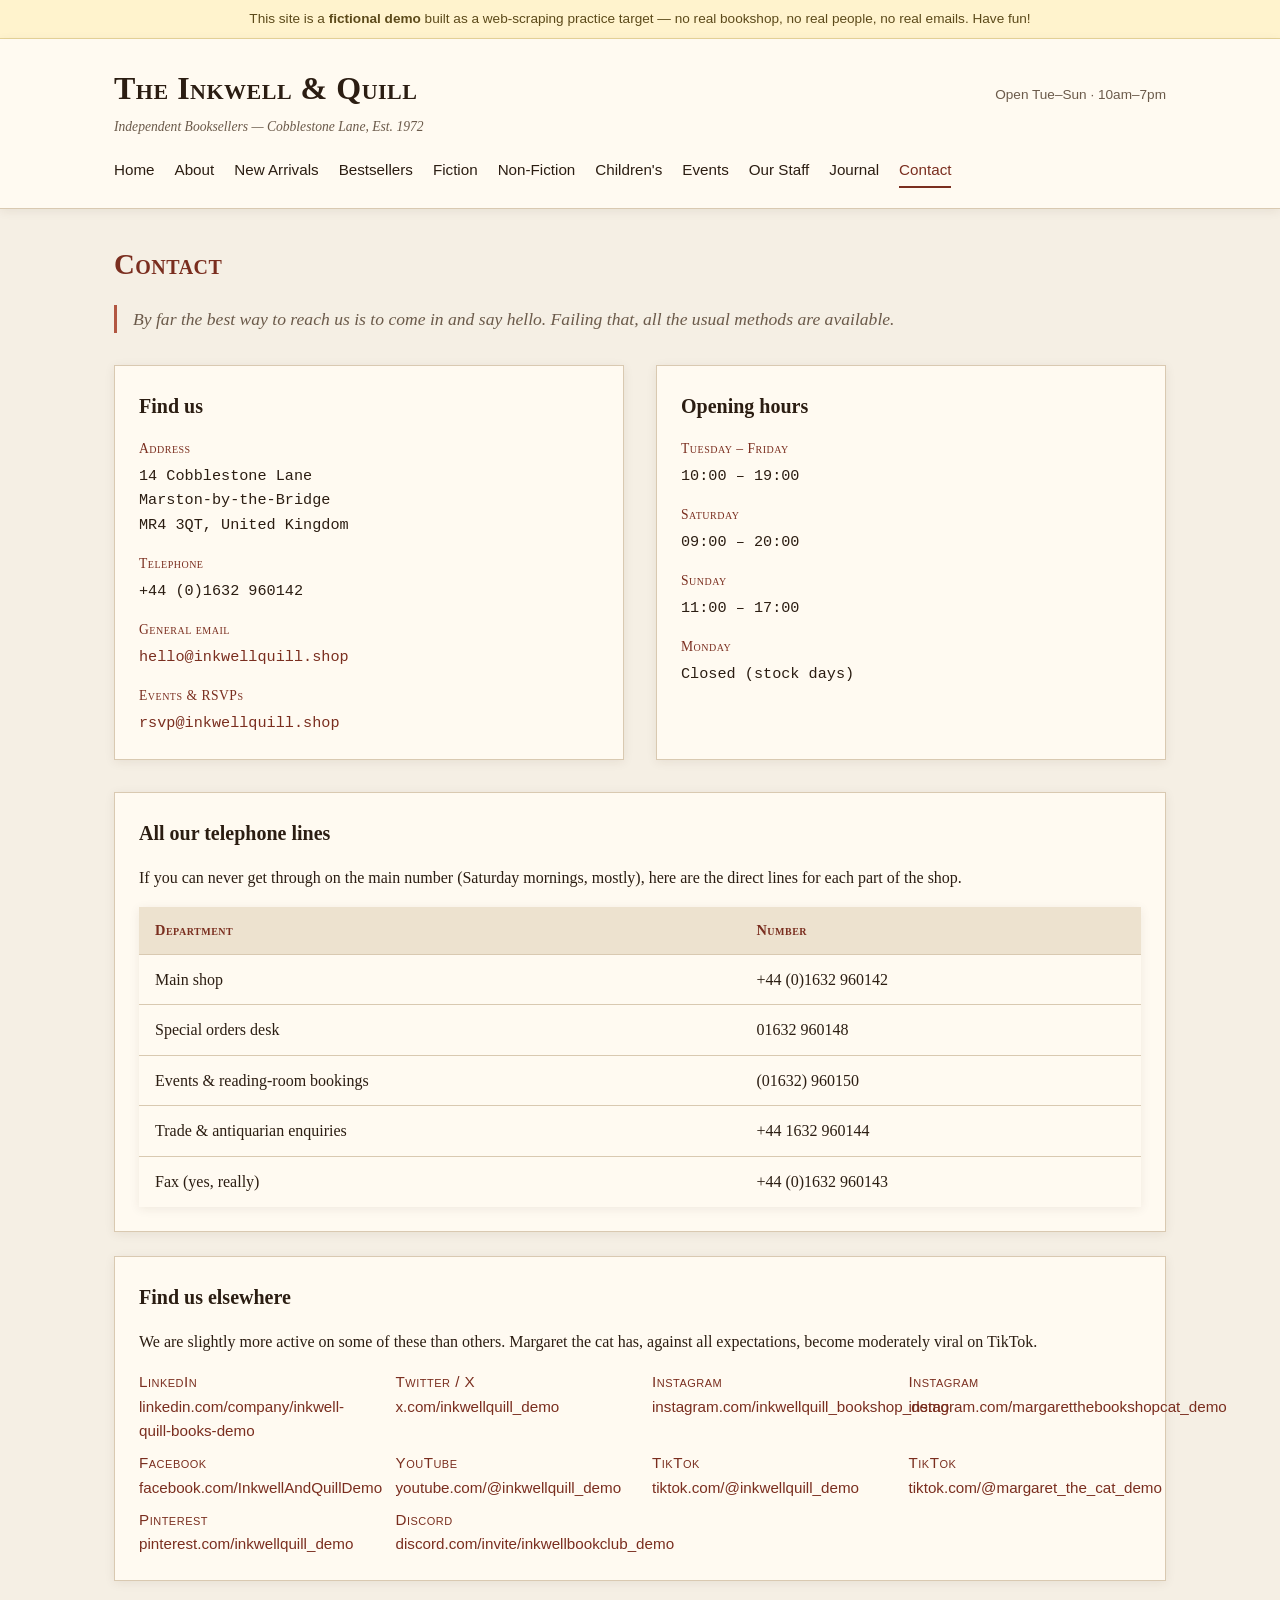
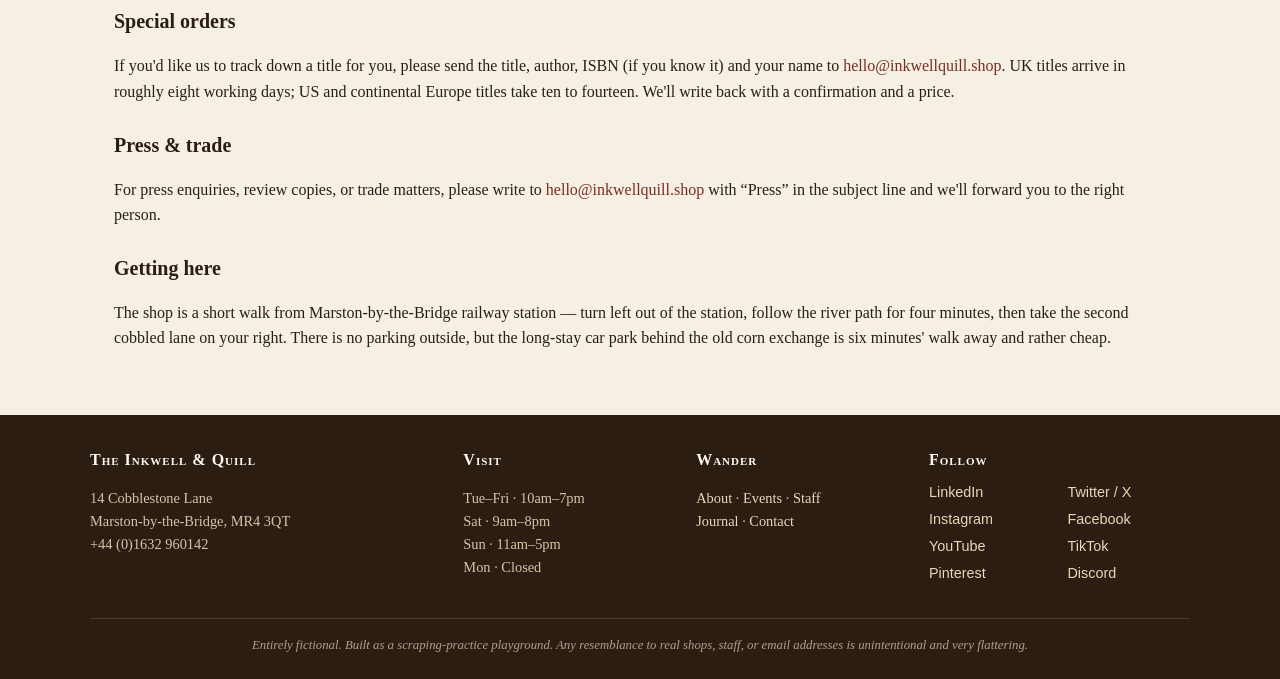
<file: contact.html>
<!DOCTYPE html>
<html lang="en">
<head>
<meta charset="UTF-8">
<meta name="viewport" content="width=device-width, initial-scale=1.0">
<title>Contact — The Inkwell &amp; Quill</title>
<meta name="description" content="How to reach The Inkwell & Quill: address, telephone, opening hours, and email.">
<link rel="stylesheet" href="styles.css">
<link rel="icon" href="favicon.svg" type="image/svg+xml">
<link rel="alternate icon" href="favicon.svg">
</head>
<body>
<div class="disclaimer">This site is a <strong>fictional demo</strong> built as a web-scraping practice target — no real bookshop, no real people, no real emails. Have fun!</div>
<header class="site-header">
  <div class="brand-row">
    <div class="brand">
      <a href="index.html"><h1>The Inkwell &amp; Quill</h1></a>
      <span class="tagline">Independent Booksellers &mdash; Cobblestone Lane, Est. 1972</span>
    </div>
    <div class="brand-meta">Open Tue&ndash;Sun · 10am&ndash;7pm</div>
  </div>
  <nav class="primary">
    <a href="index.html">Home</a>
    <a href="about.html">About</a>
    <a href="new-arrivals.html">New Arrivals</a>
    <a href="bestsellers.html">Bestsellers</a>
    <a href="fiction.html">Fiction</a>
    <a href="non-fiction.html">Non-Fiction</a>
    <a href="childrens.html">Children's</a>
    <a href="events.html">Events</a>
    <a href="staff.html">Our Staff</a>
    <a href="blog.html">Journal</a>
    <a href="contact.html" class="active">Contact</a>
  </nav>
</header>

<main>
  <h2>Contact</h2>
  <p class="lede">By far the best way to reach us is to come in and say hello. Failing that, all the usual methods are available.</p>

  <div class="contact-grid">
    <div class="contact-block">
      <h3>Find us</h3>
      <dl>
        <dt>Address</dt>
        <dd>14 Cobblestone Lane<br>Marston-by-the-Bridge<br>MR4 3QT, United Kingdom</dd>
        <dt>Telephone</dt>
        <dd>+44 (0)1632 960142</dd>
        <dt>General email</dt>
        <dd><a href="mailto:hello@inkwellquill.shop">hello@inkwellquill.shop</a></dd>
        <dt>Events &amp; RSVPs</dt>
        <dd><a href="mailto:rsvp@inkwellquill.shop">rsvp@inkwellquill.shop</a></dd>
      </dl>
    </div>

    <div class="contact-block">
      <h3>Opening hours</h3>
      <dl>
        <dt>Tuesday &ndash; Friday</dt>
        <dd>10:00 &ndash; 19:00</dd>
        <dt>Saturday</dt>
        <dd>09:00 &ndash; 20:00</dd>
        <dt>Sunday</dt>
        <dd>11:00 &ndash; 17:00</dd>
        <dt>Monday</dt>
        <dd>Closed (stock days)</dd>
      </dl>
    </div>
  </div>

  <div class="phone-block">
    <h3>All our telephone lines</h3>
    <p>If you can never get through on the main number (Saturday mornings, mostly), here are the direct lines for each part of the shop.</p>
    <table class="list">
      <thead><tr><th>Department</th><th>Number</th></tr></thead>
      <tbody>
        <tr><td>Main shop</td><td>+44 (0)1632 960142</td></tr>
        <tr><td>Special orders desk</td><td>01632 960148</td></tr>
        <tr><td>Events &amp; reading-room bookings</td><td>(01632) 960150</td></tr>
        <tr><td>Trade &amp; antiquarian enquiries</td><td>+44 1632 960144</td></tr>
        <tr><td>Fax (yes, really)</td><td>+44 (0)1632 960143</td></tr>
      </tbody>
    </table>
  </div>

  <div class="social-block">
    <h3>Find us elsewhere</h3>
    <p>We are slightly more active on some of these than others. Margaret the cat has, against all expectations, become moderately viral on TikTok.</p>
    <ul>
      <li><span class="platform">LinkedIn</span> <a href="https://www.linkedin.com/company/inkwell-quill-books-demo/">linkedin.com/company/inkwell-quill-books-demo</a></li>
      <li><span class="platform">Twitter / X</span> <a href="https://x.com/inkwellquill_demo">x.com/inkwellquill_demo</a></li>
      <li><span class="platform">Instagram</span> <a href="https://www.instagram.com/inkwellquill_bookshop_demo/">instagram.com/inkwellquill_bookshop_demo</a></li>
      <li><span class="platform">Instagram</span> <a href="https://www.instagram.com/margaretthebookshopcat_demo/">instagram.com/margaretthebookshopcat_demo</a></li>
      <li><span class="platform">Facebook</span> <a href="https://www.facebook.com/InkwellAndQuillDemo/">facebook.com/InkwellAndQuillDemo</a></li>
      <li><span class="platform">YouTube</span> <a href="https://www.youtube.com/@inkwellquill_demo">youtube.com/@inkwellquill_demo</a></li>
      <li><span class="platform">TikTok</span> <a href="https://www.tiktok.com/@inkwellquill_demo">tiktok.com/@inkwellquill_demo</a></li>
      <li><span class="platform">TikTok</span> <a href="https://www.tiktok.com/@margaret_the_cat_demo">tiktok.com/@margaret_the_cat_demo</a></li>
      <li><span class="platform">Pinterest</span> <a href="https://www.pinterest.com/inkwellquill_demo/">pinterest.com/inkwellquill_demo</a></li>
      <li><span class="platform">Discord</span> <a href="https://discord.com/invite/inkwellbookclub_demo">discord.com/invite/inkwellbookclub_demo</a></li>
    </ul>
  </div>

  <h3>Special orders</h3>
  <p>If you'd like us to track down a title for you, please send the title, author, ISBN (if you know it) and your name to <a href="mailto:hello@inkwellquill.shop">hello@inkwellquill.shop</a>. UK titles arrive in roughly eight working days; US and continental Europe titles take ten to fourteen. We'll write back with a confirmation and a price.</p>

  <h3>Press &amp; trade</h3>
  <p>For press enquiries, review copies, or trade matters, please write to <a href="mailto:hello@inkwellquill.shop">hello@inkwellquill.shop</a> with &ldquo;Press&rdquo; in the subject line and we'll forward you to the right person.</p>

  <h3>Getting here</h3>
  <p>The shop is a short walk from Marston-by-the-Bridge railway station — turn left out of the station, follow the river path for four minutes, then take the second cobbled lane on your right. There is no parking outside, but the long-stay car park behind the old corn exchange is six minutes' walk away and rather cheap.</p>
</main>

<footer class="site-footer">
  <div class="footer-inner">
    <div>
      <h4>The Inkwell &amp; Quill</h4>
      <p>14 Cobblestone Lane<br>Marston-by-the-Bridge, MR4 3QT<br>+44 (0)1632 960142</p>
    </div>
    <div>
      <h4>Visit</h4>
      <p>Tue&ndash;Fri · 10am&ndash;7pm<br>Sat · 9am&ndash;8pm<br>Sun · 11am&ndash;5pm<br>Mon · Closed</p>
    </div>
    <div>
      <h4>Wander</h4>
      <p><a href="about.html">About</a> · <a href="events.html">Events</a> · <a href="staff.html">Staff</a><br><a href="blog.html">Journal</a> · <a href="contact.html">Contact</a></p>
    </div>
    <div>
      <h4>Follow</h4>
      <ul class="socials">
        <li><a href="https://www.linkedin.com/company/inkwell-quill-books-demo/">LinkedIn</a></li>
        <li><a href="https://x.com/inkwellquill_demo">Twitter / X</a></li>
        <li><a href="https://www.instagram.com/inkwellquill_bookshop_demo/">Instagram</a></li>
        <li><a href="https://www.facebook.com/InkwellAndQuillDemo/">Facebook</a></li>
        <li><a href="https://www.youtube.com/@inkwellquill_demo">YouTube</a></li>
        <li><a href="https://www.tiktok.com/@inkwellquill_demo">TikTok</a></li>
        <li><a href="https://www.pinterest.com/inkwellquill_demo/">Pinterest</a></li>
        <li><a href="https://discord.com/invite/inkwellbookclub_demo">Discord</a></li>
      </ul>
    </div>
  </div>
  <div class="legal">Entirely fictional. Built as a scraping-practice playground. Any resemblance to real shops, staff, or email addresses is unintentional and very flattering.</div>
</footer>
</body>
</html>
</file>
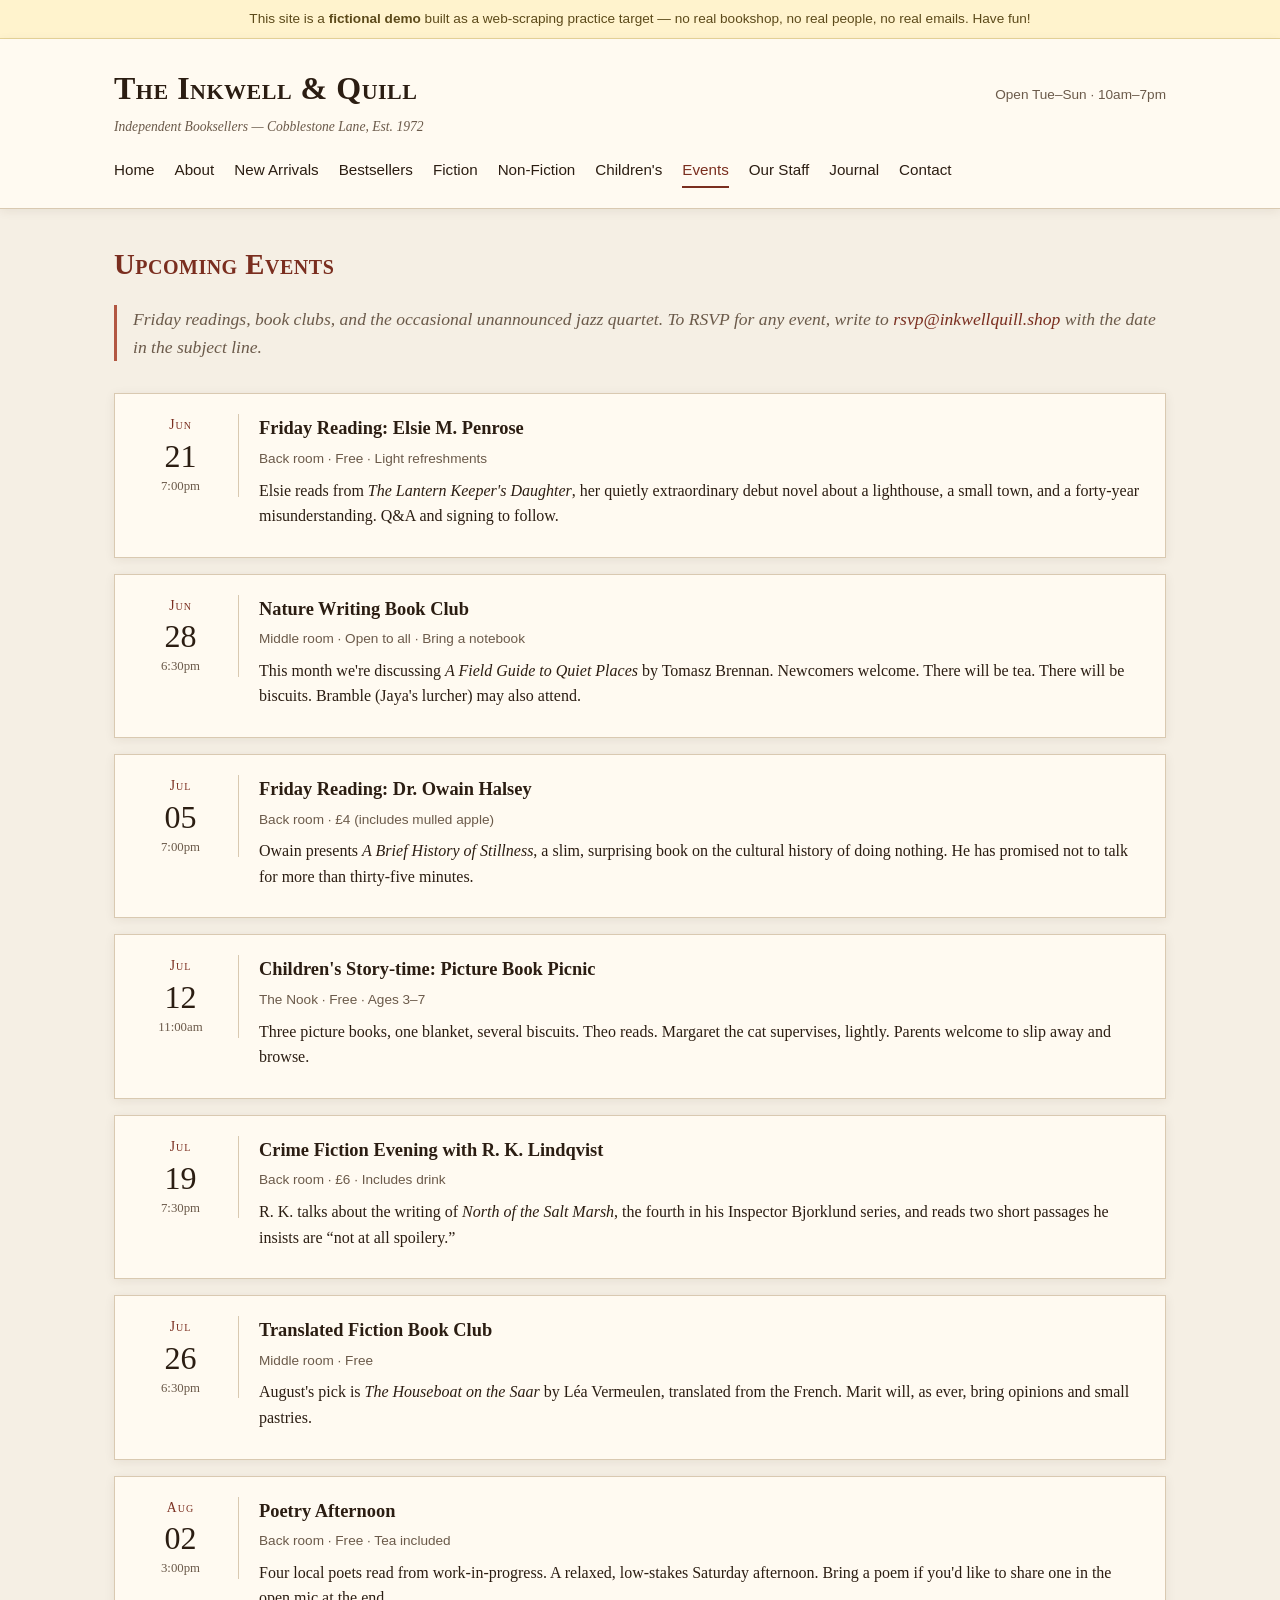
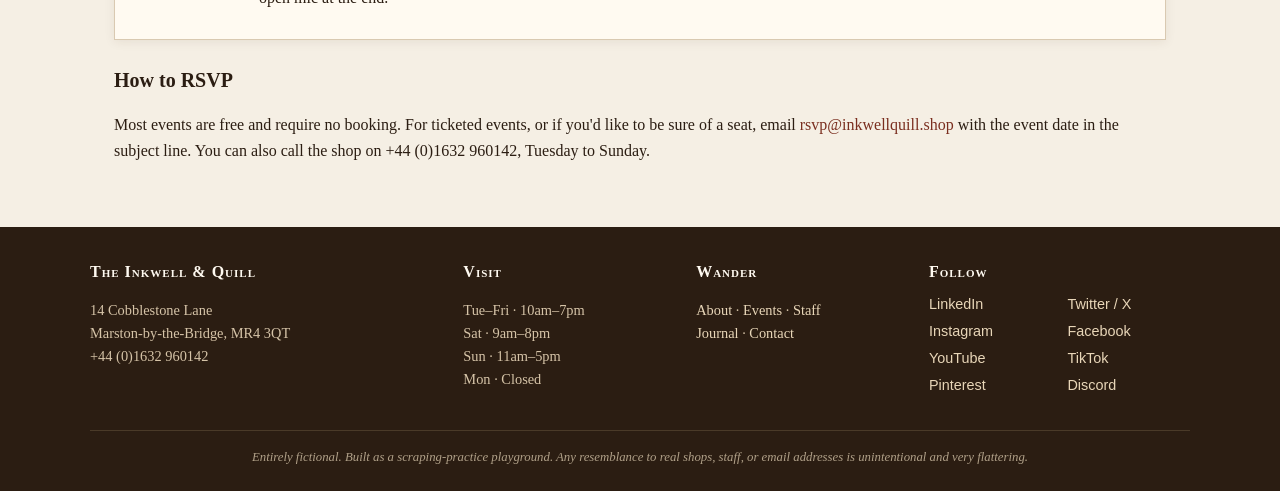
<file: events.html>
<!DOCTYPE html>
<html lang="en">
<head>
<meta charset="UTF-8">
<meta name="viewport" content="width=device-width, initial-scale=1.0">
<title>Events — The Inkwell &amp; Quill</title>
<meta name="description" content="Upcoming readings, book clubs, and other small gatherings at The Inkwell & Quill.">
<link rel="stylesheet" href="styles.css">
<link rel="icon" href="favicon.svg" type="image/svg+xml">
<link rel="alternate icon" href="favicon.svg">
</head>
<body>
<div class="disclaimer">This site is a <strong>fictional demo</strong> built as a web-scraping practice target — no real bookshop, no real people, no real emails. Have fun!</div>
<header class="site-header">
  <div class="brand-row">
    <div class="brand">
      <a href="index.html"><h1>The Inkwell &amp; Quill</h1></a>
      <span class="tagline">Independent Booksellers &mdash; Cobblestone Lane, Est. 1972</span>
    </div>
    <div class="brand-meta">Open Tue&ndash;Sun · 10am&ndash;7pm</div>
  </div>
  <nav class="primary">
    <a href="index.html">Home</a>
    <a href="about.html">About</a>
    <a href="new-arrivals.html">New Arrivals</a>
    <a href="bestsellers.html">Bestsellers</a>
    <a href="fiction.html">Fiction</a>
    <a href="non-fiction.html">Non-Fiction</a>
    <a href="childrens.html">Children's</a>
    <a href="events.html" class="active">Events</a>
    <a href="staff.html">Our Staff</a>
    <a href="blog.html">Journal</a>
    <a href="contact.html">Contact</a>
  </nav>
</header>

<main>
  <h2>Upcoming Events</h2>
  <p class="lede">Friday readings, book clubs, and the occasional unannounced jazz quartet. To RSVP for any event, write to <a href="mailto:rsvp@inkwellquill.shop">rsvp@inkwellquill.shop</a> with the date in the subject line.</p>

  <div class="event">
    <div class="date"><span class="month">Jun</span><span class="day">21</span><span class="year">7:00pm</span></div>
    <div>
      <h4>Friday Reading: Elsie M. Penrose</h4>
      <p class="meta">Back room · Free · Light refreshments</p>
      <p>Elsie reads from <em>The Lantern Keeper's Daughter</em>, her quietly extraordinary debut novel about a lighthouse, a small town, and a forty-year misunderstanding. Q&amp;A and signing to follow.</p>
    </div>
  </div>

  <div class="event">
    <div class="date"><span class="month">Jun</span><span class="day">28</span><span class="year">6:30pm</span></div>
    <div>
      <h4>Nature Writing Book Club</h4>
      <p class="meta">Middle room · Open to all · Bring a notebook</p>
      <p>This month we're discussing <em>A Field Guide to Quiet Places</em> by Tomasz Brennan. Newcomers welcome. There will be tea. There will be biscuits. Bramble (Jaya's lurcher) may also attend.</p>
    </div>
  </div>

  <div class="event">
    <div class="date"><span class="month">Jul</span><span class="day">05</span><span class="year">7:00pm</span></div>
    <div>
      <h4>Friday Reading: Dr. Owain Halsey</h4>
      <p class="meta">Back room · £4 (includes mulled apple)</p>
      <p>Owain presents <em>A Brief History of Stillness</em>, a slim, surprising book on the cultural history of doing nothing. He has promised not to talk for more than thirty-five minutes.</p>
    </div>
  </div>

  <div class="event">
    <div class="date"><span class="month">Jul</span><span class="day">12</span><span class="year">11:00am</span></div>
    <div>
      <h4>Children's Story-time: Picture Book Picnic</h4>
      <p class="meta">The Nook · Free · Ages 3&ndash;7</p>
      <p>Three picture books, one blanket, several biscuits. Theo reads. Margaret the cat supervises, lightly. Parents welcome to slip away and browse.</p>
    </div>
  </div>

  <div class="event">
    <div class="date"><span class="month">Jul</span><span class="day">19</span><span class="year">7:30pm</span></div>
    <div>
      <h4>Crime Fiction Evening with R. K. Lindqvist</h4>
      <p class="meta">Back room · £6 · Includes drink</p>
      <p>R. K. talks about the writing of <em>North of the Salt Marsh</em>, the fourth in his Inspector Bjorklund series, and reads two short passages he insists are &ldquo;not at all spoilery.&rdquo;</p>
    </div>
  </div>

  <div class="event">
    <div class="date"><span class="month">Jul</span><span class="day">26</span><span class="year">6:30pm</span></div>
    <div>
      <h4>Translated Fiction Book Club</h4>
      <p class="meta">Middle room · Free</p>
      <p>August's pick is <em>The Houseboat on the Saar</em> by Léa Vermeulen, translated from the French. Marit will, as ever, bring opinions and small pastries.</p>
    </div>
  </div>

  <div class="event">
    <div class="date"><span class="month">Aug</span><span class="day">02</span><span class="year">3:00pm</span></div>
    <div>
      <h4>Poetry Afternoon</h4>
      <p class="meta">Back room · Free · Tea included</p>
      <p>Four local poets read from work-in-progress. A relaxed, low-stakes Saturday afternoon. Bring a poem if you'd like to share one in the open mic at the end.</p>
    </div>
  </div>

  <h3>How to RSVP</h3>
  <p>Most events are free and require no booking. For ticketed events, or if you'd like to be sure of a seat, email <a href="mailto:rsvp@inkwellquill.shop">rsvp@inkwellquill.shop</a> with the event date in the subject line. You can also call the shop on +44 (0)1632 960142, Tuesday to Sunday.</p>
</main>

<footer class="site-footer">
  <div class="footer-inner">
    <div>
      <h4>The Inkwell &amp; Quill</h4>
      <p>14 Cobblestone Lane<br>Marston-by-the-Bridge, MR4 3QT<br>+44 (0)1632 960142</p>
    </div>
    <div>
      <h4>Visit</h4>
      <p>Tue&ndash;Fri · 10am&ndash;7pm<br>Sat · 9am&ndash;8pm<br>Sun · 11am&ndash;5pm<br>Mon · Closed</p>
    </div>
    <div>
      <h4>Wander</h4>
      <p><a href="about.html">About</a> · <a href="events.html">Events</a> · <a href="staff.html">Staff</a><br><a href="blog.html">Journal</a> · <a href="contact.html">Contact</a></p>
    </div>
    <div>
      <h4>Follow</h4>
      <ul class="socials">
        <li><a href="https://www.linkedin.com/company/inkwell-quill-books-demo/">LinkedIn</a></li>
        <li><a href="https://x.com/inkwellquill_demo">Twitter / X</a></li>
        <li><a href="https://www.instagram.com/inkwellquill_bookshop_demo/">Instagram</a></li>
        <li><a href="https://www.facebook.com/InkwellAndQuillDemo/">Facebook</a></li>
        <li><a href="https://www.youtube.com/@inkwellquill_demo">YouTube</a></li>
        <li><a href="https://www.tiktok.com/@inkwellquill_demo">TikTok</a></li>
        <li><a href="https://www.pinterest.com/inkwellquill_demo/">Pinterest</a></li>
        <li><a href="https://discord.com/invite/inkwellbookclub_demo">Discord</a></li>
      </ul>
    </div>
  </div>
  <div class="legal">Entirely fictional. Built as a scraping-practice playground. Any resemblance to real shops, staff, or email addresses is unintentional and very flattering.</div>
</footer>
</body>
</html>
</file>
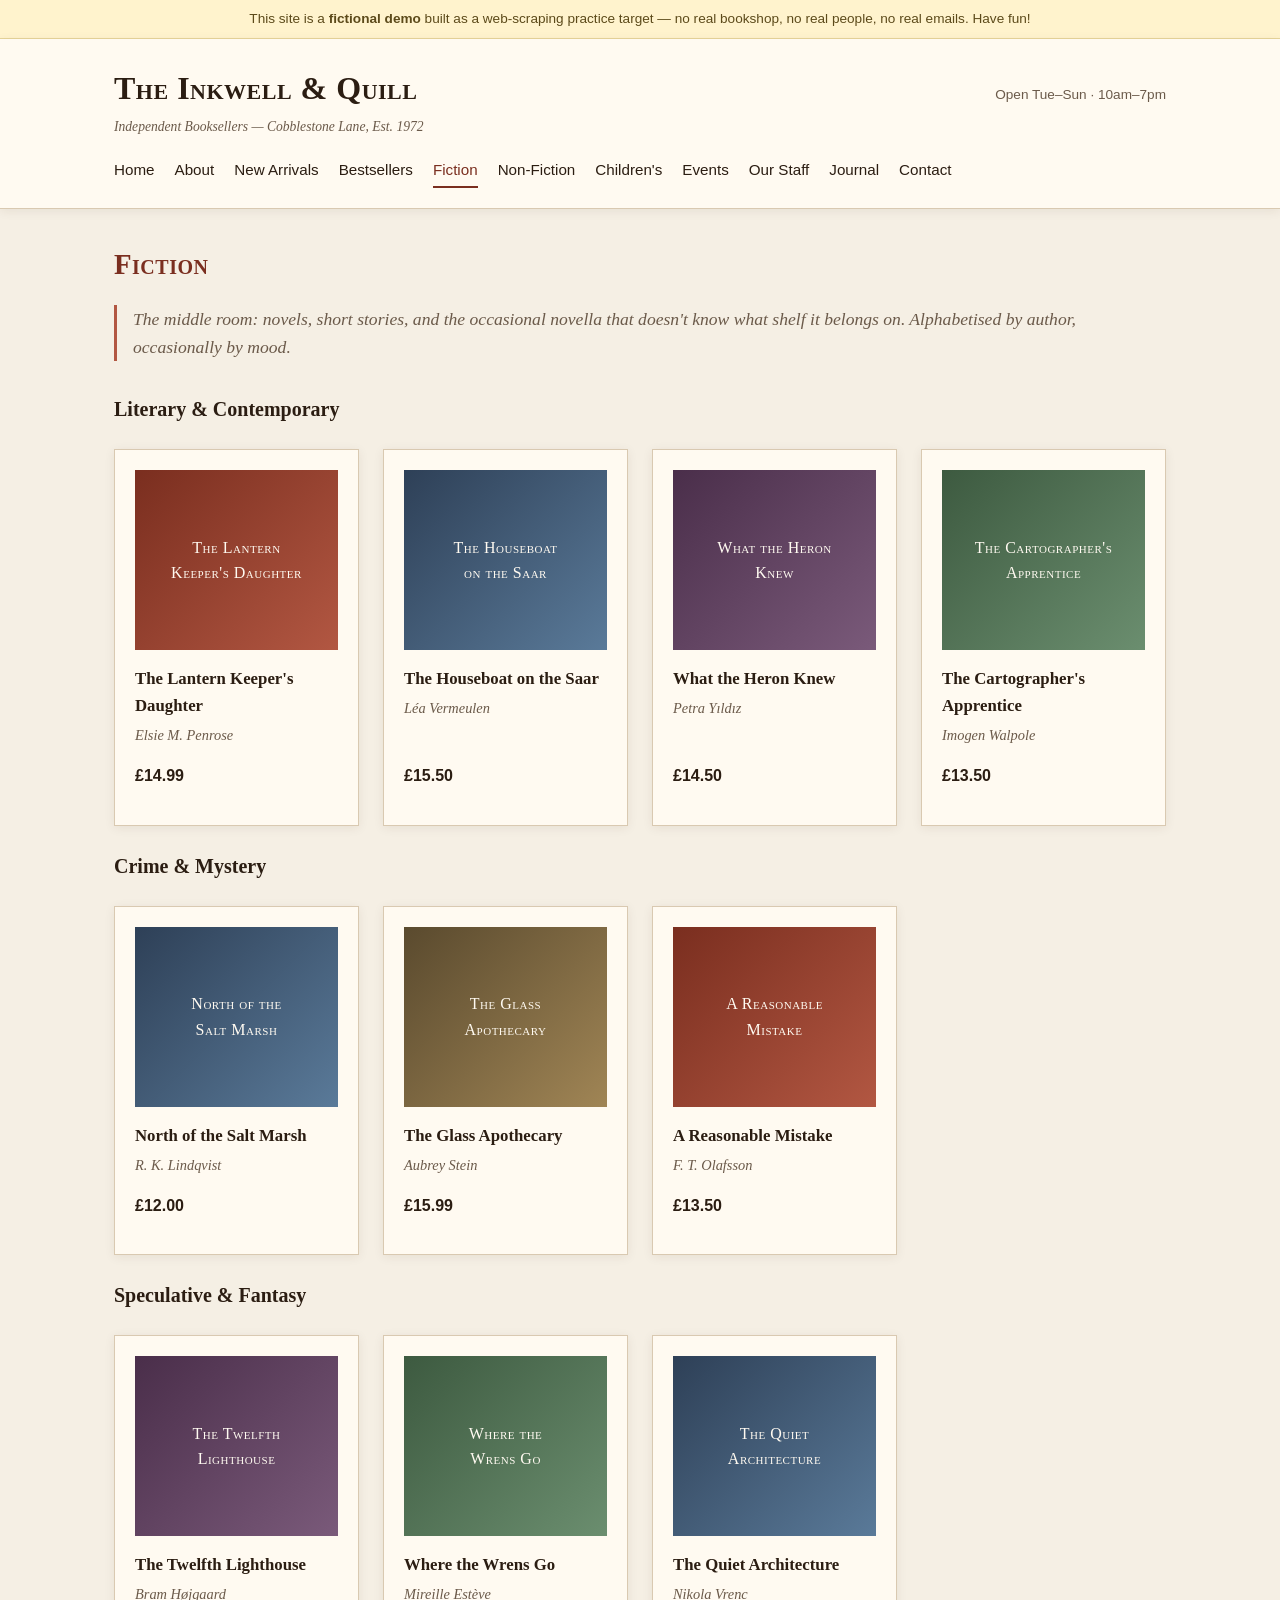
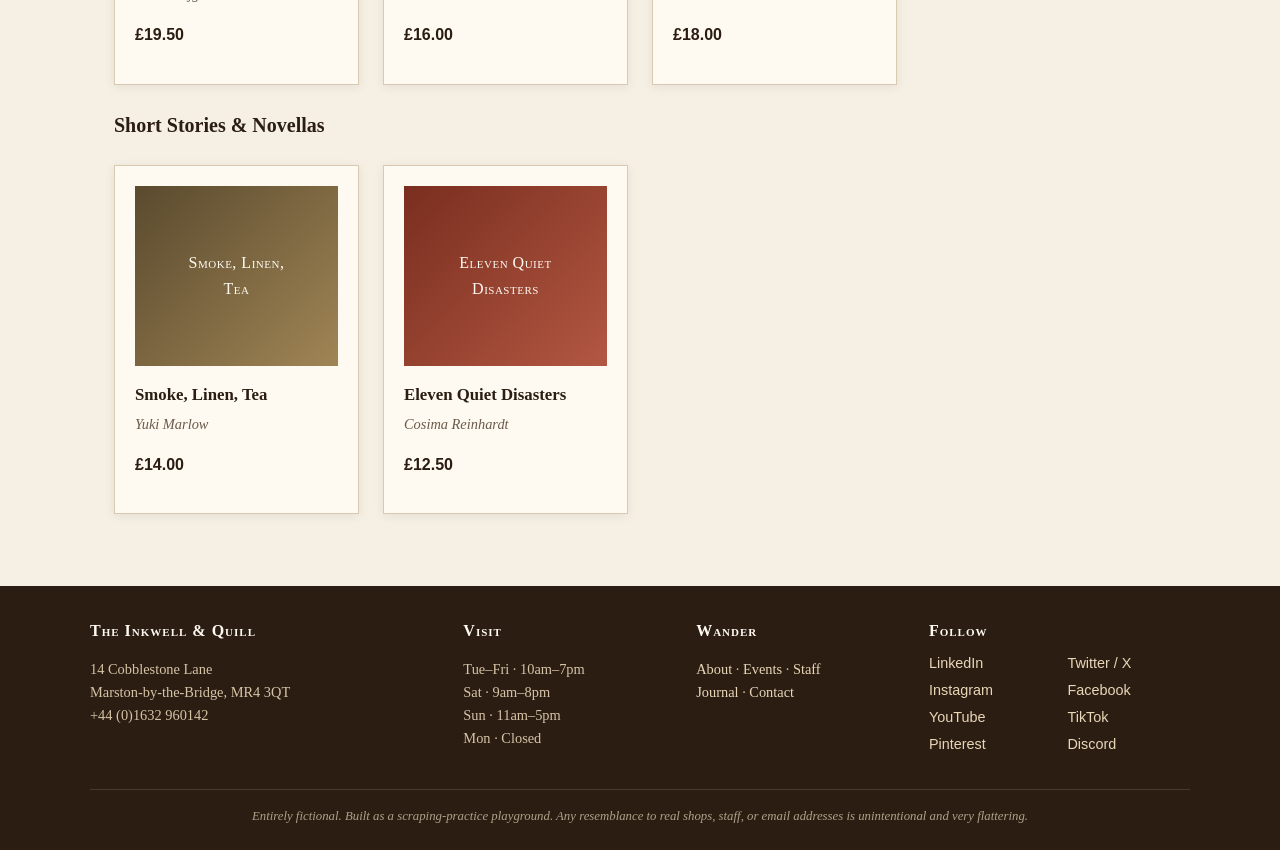
<file: fiction.html>
<!DOCTYPE html>
<html lang="en">
<head>
<meta charset="UTF-8">
<meta name="viewport" content="width=device-width, initial-scale=1.0">
<title>Fiction — The Inkwell &amp; Quill</title>
<meta name="description" content="Our fiction collection, from literary novels to crime, speculative fiction, and short stories.">
<link rel="stylesheet" href="styles.css">
<link rel="icon" href="favicon.svg" type="image/svg+xml">
<link rel="alternate icon" href="favicon.svg">
</head>
<body>
<div class="disclaimer">This site is a <strong>fictional demo</strong> built as a web-scraping practice target — no real bookshop, no real people, no real emails. Have fun!</div>
<header class="site-header">
  <div class="brand-row">
    <div class="brand">
      <a href="index.html"><h1>The Inkwell &amp; Quill</h1></a>
      <span class="tagline">Independent Booksellers &mdash; Cobblestone Lane, Est. 1972</span>
    </div>
    <div class="brand-meta">Open Tue&ndash;Sun · 10am&ndash;7pm</div>
  </div>
  <nav class="primary">
    <a href="index.html">Home</a>
    <a href="about.html">About</a>
    <a href="new-arrivals.html">New Arrivals</a>
    <a href="bestsellers.html">Bestsellers</a>
    <a href="fiction.html" class="active">Fiction</a>
    <a href="non-fiction.html">Non-Fiction</a>
    <a href="childrens.html">Children's</a>
    <a href="events.html">Events</a>
    <a href="staff.html">Our Staff</a>
    <a href="blog.html">Journal</a>
    <a href="contact.html">Contact</a>
  </nav>
</header>

<main>
  <h2>Fiction</h2>
  <p class="lede">The middle room: novels, short stories, and the occasional novella that doesn't know what shelf it belongs on. Alphabetised by author, occasionally by mood.</p>

  <h3>Literary &amp; Contemporary</h3>
  <div class="card-grid">
    <div class="card">
      <div class="book-cover">The Lantern<br>Keeper's Daughter</div>
      <h4>The Lantern Keeper's Daughter</h4>
      <p class="author">Elsie M. Penrose</p>
      <p class="price">£14.99</p>
    </div>
    <div class="card alt2">
      <div class="book-cover">The Houseboat<br>on the Saar</div>
      <h4>The Houseboat on the Saar</h4>
      <p class="author">Léa Vermeulen</p>
      <p class="price">£15.50</p>
    </div>
    <div class="card alt4">
      <div class="book-cover">What the Heron<br>Knew</div>
      <h4>What the Heron Knew</h4>
      <p class="author">Petra Yıldız</p>
      <p class="price">£14.50</p>
    </div>
    <div class="card alt">
      <div class="book-cover">The Cartographer's<br>Apprentice</div>
      <h4>The Cartographer's Apprentice</h4>
      <p class="author">Imogen Walpole</p>
      <p class="price">£13.50</p>
    </div>
  </div>

  <h3>Crime &amp; Mystery</h3>
  <div class="card-grid">
    <div class="card alt2">
      <div class="book-cover">North of the<br>Salt Marsh</div>
      <h4>North of the Salt Marsh</h4>
      <p class="author">R. K. Lindqvist</p>
      <p class="price">£12.00</p>
    </div>
    <div class="card alt3">
      <div class="book-cover">The Glass<br>Apothecary</div>
      <h4>The Glass Apothecary</h4>
      <p class="author">Aubrey Stein</p>
      <p class="price">£15.99</p>
    </div>
    <div class="card">
      <div class="book-cover">A Reasonable<br>Mistake</div>
      <h4>A Reasonable Mistake</h4>
      <p class="author">F. T. Olafsson</p>
      <p class="price">£13.50</p>
    </div>
  </div>

  <h3>Speculative &amp; Fantasy</h3>
  <div class="card-grid">
    <div class="card alt4">
      <div class="book-cover">The Twelfth<br>Lighthouse</div>
      <h4>The Twelfth Lighthouse</h4>
      <p class="author">Bram Højgaard</p>
      <p class="price">£19.50</p>
    </div>
    <div class="card alt">
      <div class="book-cover">Where the<br>Wrens Go</div>
      <h4>Where the Wrens Go</h4>
      <p class="author">Mireille Estève</p>
      <p class="price">£16.00</p>
    </div>
    <div class="card alt2">
      <div class="book-cover">The Quiet<br>Architecture</div>
      <h4>The Quiet Architecture</h4>
      <p class="author">Nikola Vrenc</p>
      <p class="price">£18.00</p>
    </div>
  </div>

  <h3>Short Stories &amp; Novellas</h3>
  <div class="card-grid">
    <div class="card alt3">
      <div class="book-cover">Smoke, Linen,<br>Tea</div>
      <h4>Smoke, Linen, Tea</h4>
      <p class="author">Yuki Marlow</p>
      <p class="price">£14.00</p>
    </div>
    <div class="card">
      <div class="book-cover">Eleven Quiet<br>Disasters</div>
      <h4>Eleven Quiet Disasters</h4>
      <p class="author">Cosima Reinhardt</p>
      <p class="price">£12.50</p>
    </div>
  </div>
</main>

<footer class="site-footer">
  <div class="footer-inner">
    <div>
      <h4>The Inkwell &amp; Quill</h4>
      <p>14 Cobblestone Lane<br>Marston-by-the-Bridge, MR4 3QT<br>+44 (0)1632 960142</p>
    </div>
    <div>
      <h4>Visit</h4>
      <p>Tue&ndash;Fri · 10am&ndash;7pm<br>Sat · 9am&ndash;8pm<br>Sun · 11am&ndash;5pm<br>Mon · Closed</p>
    </div>
    <div>
      <h4>Wander</h4>
      <p><a href="about.html">About</a> · <a href="events.html">Events</a> · <a href="staff.html">Staff</a><br><a href="blog.html">Journal</a> · <a href="contact.html">Contact</a></p>
    </div>
    <div>
      <h4>Follow</h4>
      <ul class="socials">
        <li><a href="https://www.linkedin.com/company/inkwell-quill-books-demo/">LinkedIn</a></li>
        <li><a href="https://x.com/inkwellquill_demo">Twitter / X</a></li>
        <li><a href="https://www.instagram.com/inkwellquill_bookshop_demo/">Instagram</a></li>
        <li><a href="https://www.facebook.com/InkwellAndQuillDemo/">Facebook</a></li>
        <li><a href="https://www.youtube.com/@inkwellquill_demo">YouTube</a></li>
        <li><a href="https://www.tiktok.com/@inkwellquill_demo">TikTok</a></li>
        <li><a href="https://www.pinterest.com/inkwellquill_demo/">Pinterest</a></li>
        <li><a href="https://discord.com/invite/inkwellbookclub_demo">Discord</a></li>
      </ul>
    </div>
  </div>
  <div class="legal">Entirely fictional. Built as a scraping-practice playground. Any resemblance to real shops, staff, or email addresses is unintentional and very flattering.</div>
</footer>
</body>
</html>
</file>
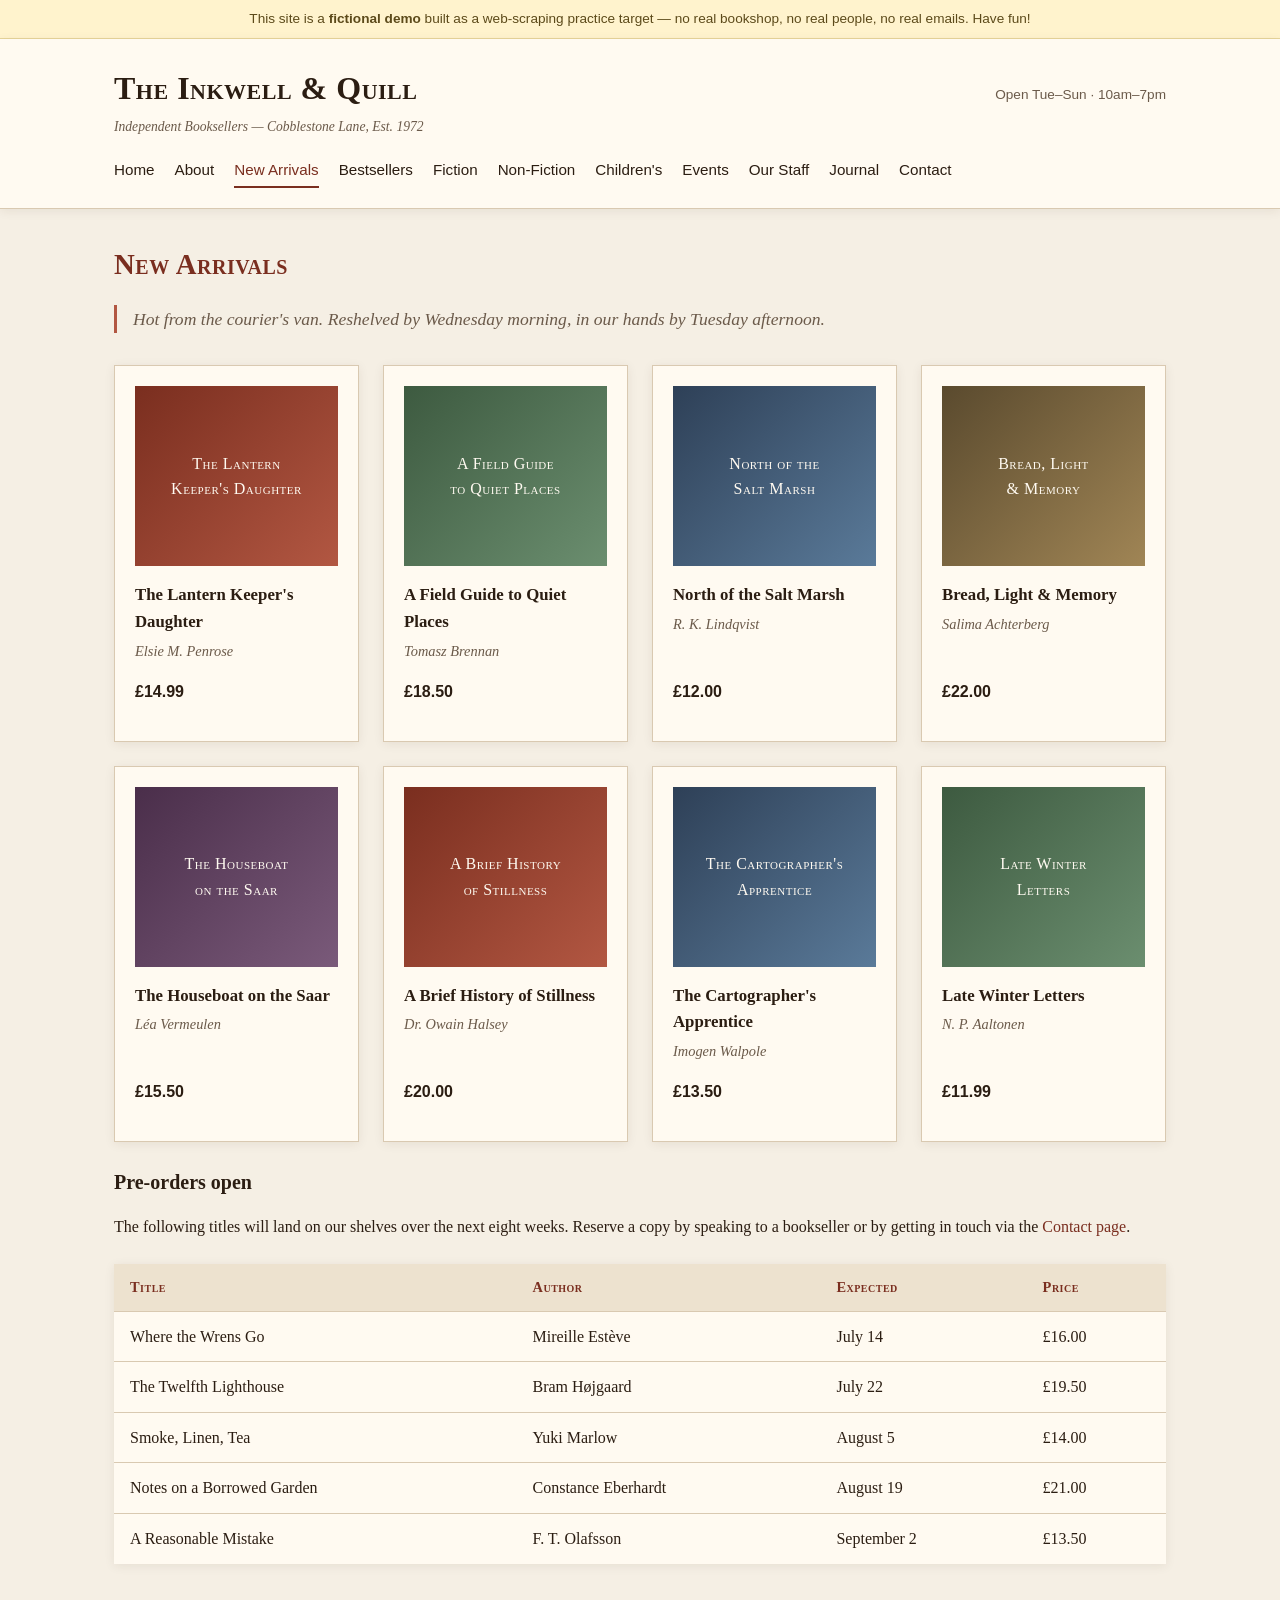
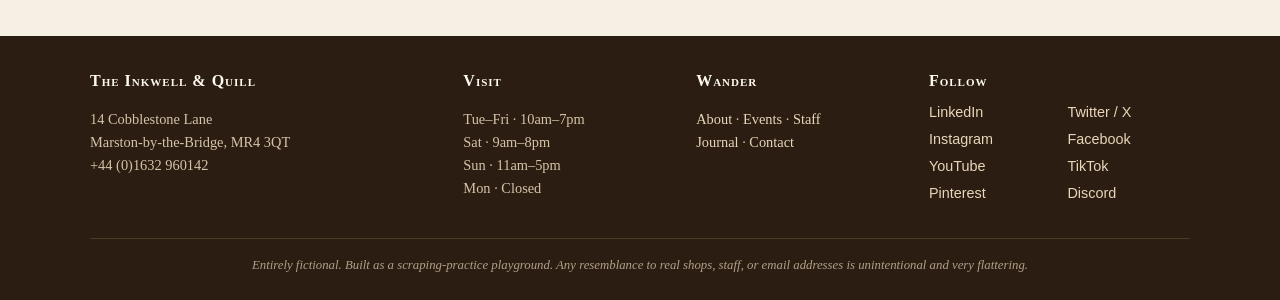
<file: new-arrivals.html>
<!DOCTYPE html>
<html lang="en">
<head>
<meta charset="UTF-8">
<meta name="viewport" content="width=device-width, initial-scale=1.0">
<title>New Arrivals — The Inkwell &amp; Quill</title>
<meta name="description" content="The latest titles to arrive at The Inkwell & Quill — fresh from the publishers' boxes.">
<link rel="stylesheet" href="styles.css">
<link rel="icon" href="favicon.svg" type="image/svg+xml">
<link rel="alternate icon" href="favicon.svg">
</head>
<body>
<div class="disclaimer">This site is a <strong>fictional demo</strong> built as a web-scraping practice target — no real bookshop, no real people, no real emails. Have fun!</div>
<header class="site-header">
  <div class="brand-row">
    <div class="brand">
      <a href="index.html"><h1>The Inkwell &amp; Quill</h1></a>
      <span class="tagline">Independent Booksellers &mdash; Cobblestone Lane, Est. 1972</span>
    </div>
    <div class="brand-meta">Open Tue&ndash;Sun · 10am&ndash;7pm</div>
  </div>
  <nav class="primary">
    <a href="index.html">Home</a>
    <a href="about.html">About</a>
    <a href="new-arrivals.html" class="active">New Arrivals</a>
    <a href="bestsellers.html">Bestsellers</a>
    <a href="fiction.html">Fiction</a>
    <a href="non-fiction.html">Non-Fiction</a>
    <a href="childrens.html">Children's</a>
    <a href="events.html">Events</a>
    <a href="staff.html">Our Staff</a>
    <a href="blog.html">Journal</a>
    <a href="contact.html">Contact</a>
  </nav>
</header>

<main>
  <h2>New Arrivals</h2>
  <p class="lede">Hot from the courier's van. Reshelved by Wednesday morning, in our hands by Tuesday afternoon.</p>

  <div class="card-grid">
    <div class="card">
      <div class="book-cover">The Lantern<br>Keeper's Daughter</div>
      <h4>The Lantern Keeper's Daughter</h4>
      <p class="author">Elsie M. Penrose</p>
      <p class="price">£14.99</p>
    </div>
    <div class="card alt">
      <div class="book-cover">A Field Guide<br>to Quiet Places</div>
      <h4>A Field Guide to Quiet Places</h4>
      <p class="author">Tomasz Brennan</p>
      <p class="price">£18.50</p>
    </div>
    <div class="card alt2">
      <div class="book-cover">North of the<br>Salt Marsh</div>
      <h4>North of the Salt Marsh</h4>
      <p class="author">R. K. Lindqvist</p>
      <p class="price">£12.00</p>
    </div>
    <div class="card alt3">
      <div class="book-cover">Bread, Light<br>&amp; Memory</div>
      <h4>Bread, Light &amp; Memory</h4>
      <p class="author">Salima Achterberg</p>
      <p class="price">£22.00</p>
    </div>
    <div class="card alt4">
      <div class="book-cover">The Houseboat<br>on the Saar</div>
      <h4>The Houseboat on the Saar</h4>
      <p class="author">Léa Vermeulen</p>
      <p class="price">£15.50</p>
    </div>
    <div class="card">
      <div class="book-cover">A Brief History<br>of Stillness</div>
      <h4>A Brief History of Stillness</h4>
      <p class="author">Dr. Owain Halsey</p>
      <p class="price">£20.00</p>
    </div>
    <div class="card alt2">
      <div class="book-cover">The Cartographer's<br>Apprentice</div>
      <h4>The Cartographer's Apprentice</h4>
      <p class="author">Imogen Walpole</p>
      <p class="price">£13.50</p>
    </div>
    <div class="card alt">
      <div class="book-cover">Late Winter<br>Letters</div>
      <h4>Late Winter Letters</h4>
      <p class="author">N. P. Aaltonen</p>
      <p class="price">£11.99</p>
    </div>
  </div>

  <h3>Pre-orders open</h3>
  <p>The following titles will land on our shelves over the next eight weeks. Reserve a copy by speaking to a bookseller or by getting in touch via the <a href="contact.html">Contact page</a>.</p>

  <table class="list">
    <thead>
      <tr><th>Title</th><th>Author</th><th>Expected</th><th>Price</th></tr>
    </thead>
    <tbody>
      <tr><td>Where the Wrens Go</td><td>Mireille Estève</td><td>July 14</td><td>£16.00</td></tr>
      <tr><td>The Twelfth Lighthouse</td><td>Bram Højgaard</td><td>July 22</td><td>£19.50</td></tr>
      <tr><td>Smoke, Linen, Tea</td><td>Yuki Marlow</td><td>August 5</td><td>£14.00</td></tr>
      <tr><td>Notes on a Borrowed Garden</td><td>Constance Eberhardt</td><td>August 19</td><td>£21.00</td></tr>
      <tr><td>A Reasonable Mistake</td><td>F. T. Olafsson</td><td>September 2</td><td>£13.50</td></tr>
    </tbody>
  </table>
</main>

<footer class="site-footer">
  <div class="footer-inner">
    <div>
      <h4>The Inkwell &amp; Quill</h4>
      <p>14 Cobblestone Lane<br>Marston-by-the-Bridge, MR4 3QT<br>+44 (0)1632 960142</p>
    </div>
    <div>
      <h4>Visit</h4>
      <p>Tue&ndash;Fri · 10am&ndash;7pm<br>Sat · 9am&ndash;8pm<br>Sun · 11am&ndash;5pm<br>Mon · Closed</p>
    </div>
    <div>
      <h4>Wander</h4>
      <p><a href="about.html">About</a> · <a href="events.html">Events</a> · <a href="staff.html">Staff</a><br><a href="blog.html">Journal</a> · <a href="contact.html">Contact</a></p>
    </div>
    <div>
      <h4>Follow</h4>
      <ul class="socials">
        <li><a href="https://www.linkedin.com/company/inkwell-quill-books-demo/">LinkedIn</a></li>
        <li><a href="https://x.com/inkwellquill_demo">Twitter / X</a></li>
        <li><a href="https://www.instagram.com/inkwellquill_bookshop_demo/">Instagram</a></li>
        <li><a href="https://www.facebook.com/InkwellAndQuillDemo/">Facebook</a></li>
        <li><a href="https://www.youtube.com/@inkwellquill_demo">YouTube</a></li>
        <li><a href="https://www.tiktok.com/@inkwellquill_demo">TikTok</a></li>
        <li><a href="https://www.pinterest.com/inkwellquill_demo/">Pinterest</a></li>
        <li><a href="https://discord.com/invite/inkwellbookclub_demo">Discord</a></li>
      </ul>
    </div>
  </div>
  <div class="legal">Entirely fictional. Built as a scraping-practice playground. Any resemblance to real shops, staff, or email addresses is unintentional and very flattering.</div>
</footer>
</body>
</html>
</file>
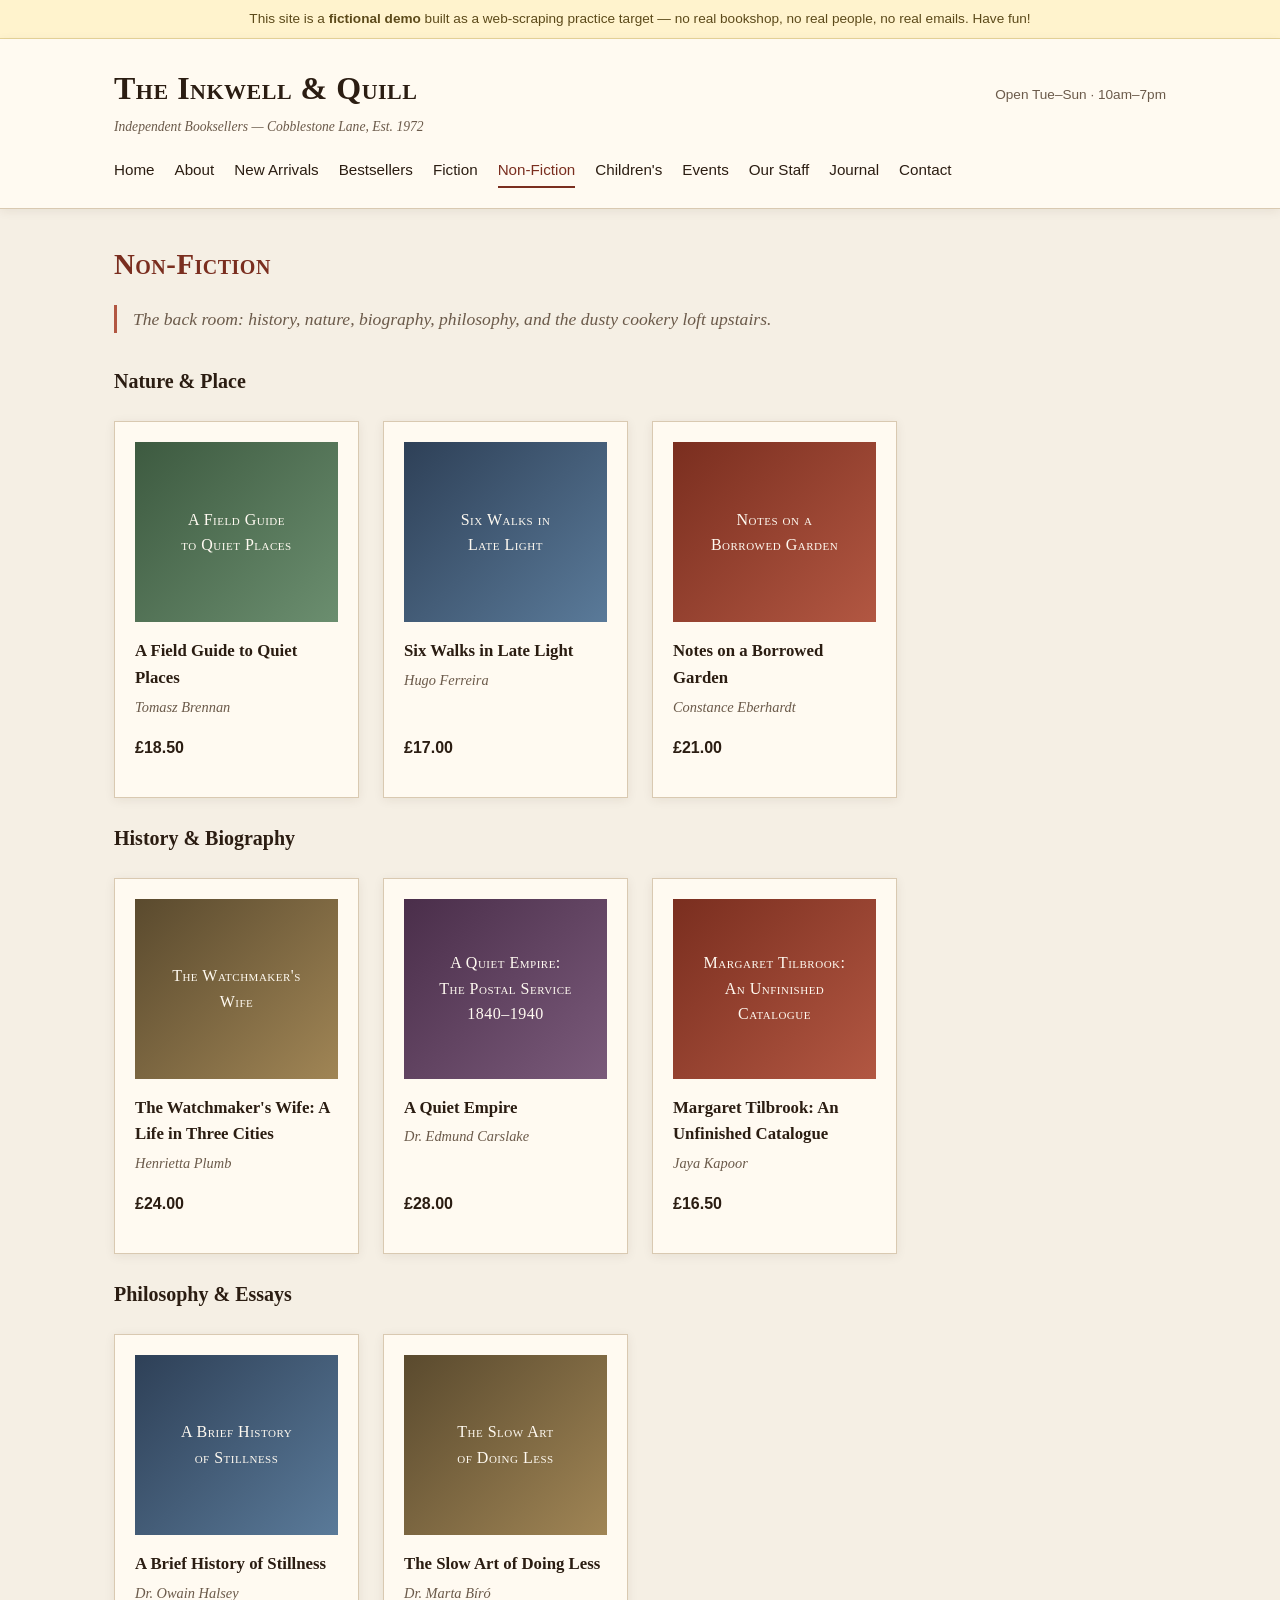
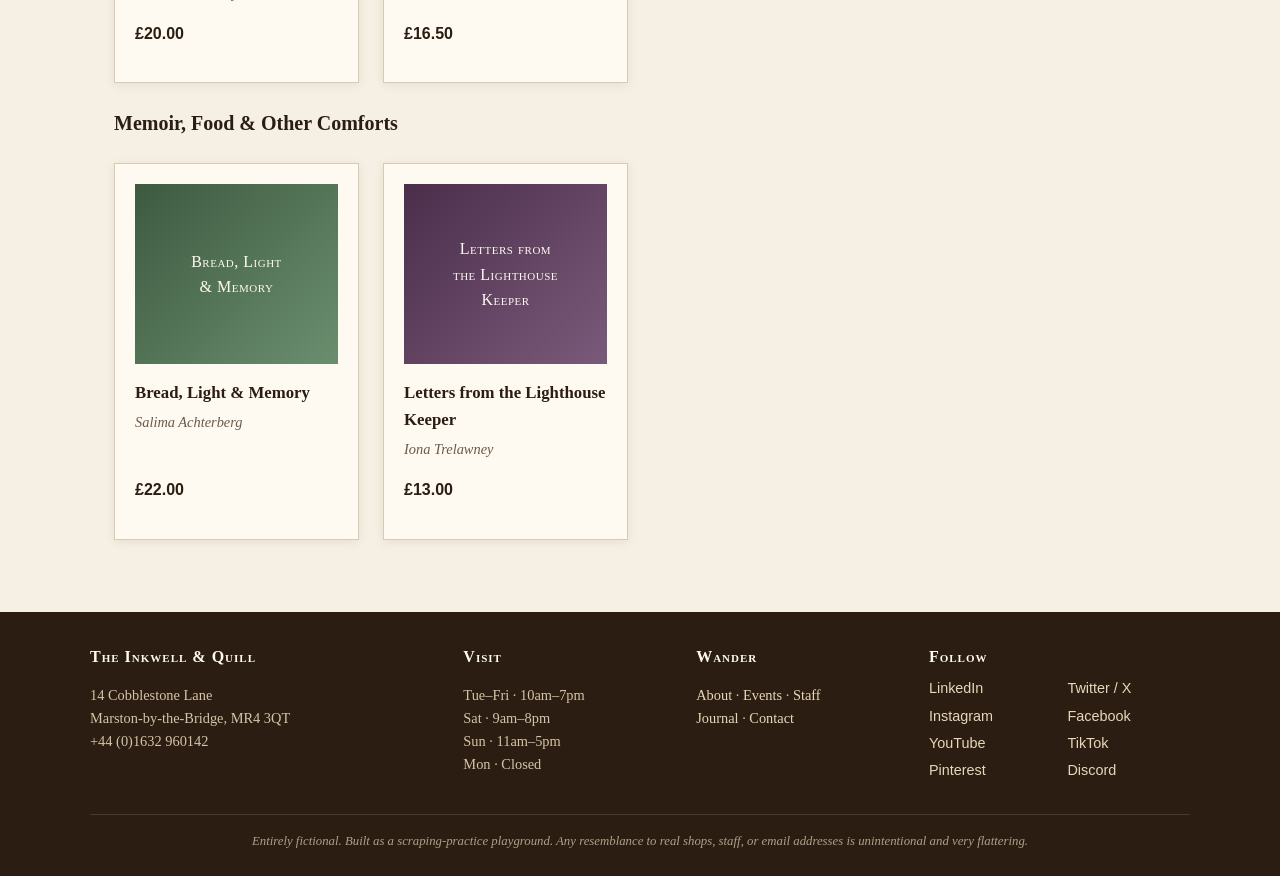
<file: non-fiction.html>
<!DOCTYPE html>
<html lang="en">
<head>
<meta charset="UTF-8">
<meta name="viewport" content="width=device-width, initial-scale=1.0">
<title>Non-Fiction — The Inkwell &amp; Quill</title>
<meta name="description" content="History, biography, nature, philosophy, and cookery — the back room and the dusty loft.">
<link rel="stylesheet" href="styles.css">
<link rel="icon" href="favicon.svg" type="image/svg+xml">
<link rel="alternate icon" href="favicon.svg">
</head>
<body>
<div class="disclaimer">This site is a <strong>fictional demo</strong> built as a web-scraping practice target — no real bookshop, no real people, no real emails. Have fun!</div>
<header class="site-header">
  <div class="brand-row">
    <div class="brand">
      <a href="index.html"><h1>The Inkwell &amp; Quill</h1></a>
      <span class="tagline">Independent Booksellers &mdash; Cobblestone Lane, Est. 1972</span>
    </div>
    <div class="brand-meta">Open Tue&ndash;Sun · 10am&ndash;7pm</div>
  </div>
  <nav class="primary">
    <a href="index.html">Home</a>
    <a href="about.html">About</a>
    <a href="new-arrivals.html">New Arrivals</a>
    <a href="bestsellers.html">Bestsellers</a>
    <a href="fiction.html">Fiction</a>
    <a href="non-fiction.html" class="active">Non-Fiction</a>
    <a href="childrens.html">Children's</a>
    <a href="events.html">Events</a>
    <a href="staff.html">Our Staff</a>
    <a href="blog.html">Journal</a>
    <a href="contact.html">Contact</a>
  </nav>
</header>

<main>
  <h2>Non-Fiction</h2>
  <p class="lede">The back room: history, nature, biography, philosophy, and the dusty cookery loft upstairs.</p>

  <h3>Nature &amp; Place</h3>
  <div class="card-grid">
    <div class="card alt">
      <div class="book-cover">A Field Guide<br>to Quiet Places</div>
      <h4>A Field Guide to Quiet Places</h4>
      <p class="author">Tomasz Brennan</p>
      <p class="price">£18.50</p>
    </div>
    <div class="card alt2">
      <div class="book-cover">Six Walks in<br>Late Light</div>
      <h4>Six Walks in Late Light</h4>
      <p class="author">Hugo Ferreira</p>
      <p class="price">£17.00</p>
    </div>
    <div class="card">
      <div class="book-cover">Notes on a<br>Borrowed Garden</div>
      <h4>Notes on a Borrowed Garden</h4>
      <p class="author">Constance Eberhardt</p>
      <p class="price">£21.00</p>
    </div>
  </div>

  <h3>History &amp; Biography</h3>
  <div class="card-grid">
    <div class="card alt3">
      <div class="book-cover">The Watchmaker's<br>Wife</div>
      <h4>The Watchmaker's Wife: A Life in Three Cities</h4>
      <p class="author">Henrietta Plumb</p>
      <p class="price">£24.00</p>
    </div>
    <div class="card alt4">
      <div class="book-cover">A Quiet Empire:<br>The Postal Service<br>1840&ndash;1940</div>
      <h4>A Quiet Empire</h4>
      <p class="author">Dr. Edmund Carslake</p>
      <p class="price">£28.00</p>
    </div>
    <div class="card">
      <div class="book-cover">Margaret Tilbrook:<br>An Unfinished<br>Catalogue</div>
      <h4>Margaret Tilbrook: An Unfinished Catalogue</h4>
      <p class="author">Jaya Kapoor</p>
      <p class="price">£16.50</p>
    </div>
  </div>

  <h3>Philosophy &amp; Essays</h3>
  <div class="card-grid">
    <div class="card alt2">
      <div class="book-cover">A Brief History<br>of Stillness</div>
      <h4>A Brief History of Stillness</h4>
      <p class="author">Dr. Owain Halsey</p>
      <p class="price">£20.00</p>
    </div>
    <div class="card alt3">
      <div class="book-cover">The Slow Art<br>of Doing Less</div>
      <h4>The Slow Art of Doing Less</h4>
      <p class="author">Dr. Marta Bíró</p>
      <p class="price">£16.50</p>
    </div>
  </div>

  <h3>Memoir, Food &amp; Other Comforts</h3>
  <div class="card-grid">
    <div class="card alt">
      <div class="book-cover">Bread, Light<br>&amp; Memory</div>
      <h4>Bread, Light &amp; Memory</h4>
      <p class="author">Salima Achterberg</p>
      <p class="price">£22.00</p>
    </div>
    <div class="card alt4">
      <div class="book-cover">Letters from<br>the Lighthouse<br>Keeper</div>
      <h4>Letters from the Lighthouse Keeper</h4>
      <p class="author">Iona Trelawney</p>
      <p class="price">£13.00</p>
    </div>
  </div>
</main>

<footer class="site-footer">
  <div class="footer-inner">
    <div>
      <h4>The Inkwell &amp; Quill</h4>
      <p>14 Cobblestone Lane<br>Marston-by-the-Bridge, MR4 3QT<br>+44 (0)1632 960142</p>
    </div>
    <div>
      <h4>Visit</h4>
      <p>Tue&ndash;Fri · 10am&ndash;7pm<br>Sat · 9am&ndash;8pm<br>Sun · 11am&ndash;5pm<br>Mon · Closed</p>
    </div>
    <div>
      <h4>Wander</h4>
      <p><a href="about.html">About</a> · <a href="events.html">Events</a> · <a href="staff.html">Staff</a><br><a href="blog.html">Journal</a> · <a href="contact.html">Contact</a></p>
    </div>
    <div>
      <h4>Follow</h4>
      <ul class="socials">
        <li><a href="https://www.linkedin.com/company/inkwell-quill-books-demo/">LinkedIn</a></li>
        <li><a href="https://x.com/inkwellquill_demo">Twitter / X</a></li>
        <li><a href="https://www.instagram.com/inkwellquill_bookshop_demo/">Instagram</a></li>
        <li><a href="https://www.facebook.com/InkwellAndQuillDemo/">Facebook</a></li>
        <li><a href="https://www.youtube.com/@inkwellquill_demo">YouTube</a></li>
        <li><a href="https://www.tiktok.com/@inkwellquill_demo">TikTok</a></li>
        <li><a href="https://www.pinterest.com/inkwellquill_demo/">Pinterest</a></li>
        <li><a href="https://discord.com/invite/inkwellbookclub_demo">Discord</a></li>
      </ul>
    </div>
  </div>
  <div class="legal">Entirely fictional. Built as a scraping-practice playground. Any resemblance to real shops, staff, or email addresses is unintentional and very flattering.</div>
</footer>
</body>
</html>
</file>
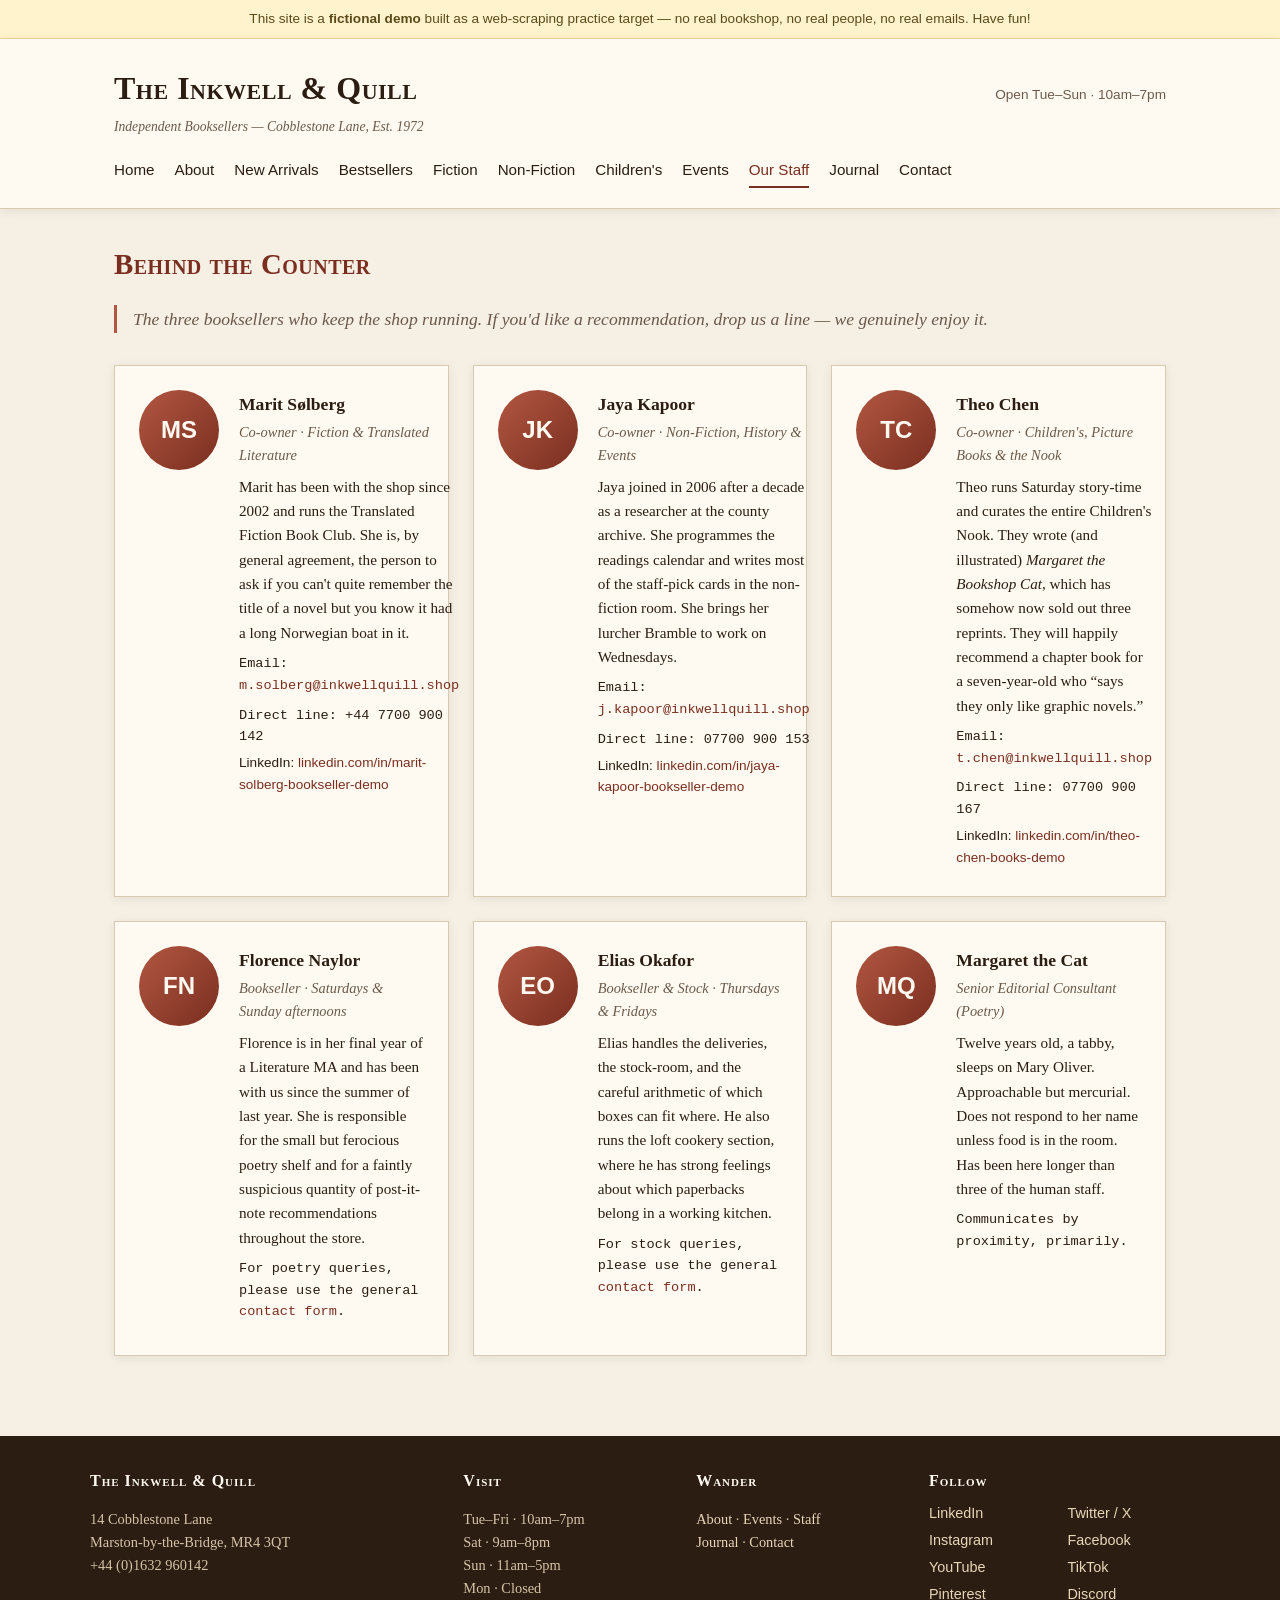
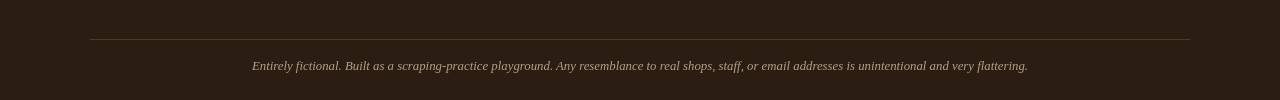
<file: staff.html>
<!DOCTYPE html>
<html lang="en">
<head>
<meta charset="UTF-8">
<meta name="viewport" content="width=device-width, initial-scale=1.0">
<title>Our Staff — The Inkwell &amp; Quill</title>
<meta name="description" content="Meet the booksellers behind the counter at The Inkwell & Quill.">
<link rel="stylesheet" href="styles.css">
<link rel="icon" href="favicon.svg" type="image/svg+xml">
<link rel="alternate icon" href="favicon.svg">
</head>
<body>
<div class="disclaimer">This site is a <strong>fictional demo</strong> built as a web-scraping practice target — no real bookshop, no real people, no real emails. Have fun!</div>
<header class="site-header">
  <div class="brand-row">
    <div class="brand">
      <a href="index.html"><h1>The Inkwell &amp; Quill</h1></a>
      <span class="tagline">Independent Booksellers &mdash; Cobblestone Lane, Est. 1972</span>
    </div>
    <div class="brand-meta">Open Tue&ndash;Sun · 10am&ndash;7pm</div>
  </div>
  <nav class="primary">
    <a href="index.html">Home</a>
    <a href="about.html">About</a>
    <a href="new-arrivals.html">New Arrivals</a>
    <a href="bestsellers.html">Bestsellers</a>
    <a href="fiction.html">Fiction</a>
    <a href="non-fiction.html">Non-Fiction</a>
    <a href="childrens.html">Children's</a>
    <a href="events.html">Events</a>
    <a href="staff.html" class="active">Our Staff</a>
    <a href="blog.html">Journal</a>
    <a href="contact.html">Contact</a>
  </nav>
</header>

<main>
  <h2>Behind the Counter</h2>
  <p class="lede">The three booksellers who keep the shop running. If you'd like a recommendation, drop us a line — we genuinely enjoy it.</p>

  <div class="staff-grid">
    <div class="staff-card">
      <div class="staff-photo">MS</div>
      <div class="staff-info">
        <h4>Marit Sølberg</h4>
        <p class="role">Co-owner · Fiction &amp; Translated Literature</p>
        <p>Marit has been with the shop since 2002 and runs the Translated Fiction Book Club. She is, by general agreement, the person to ask if you can't quite remember the title of a novel but you know it had a long Norwegian boat in it.</p>
        <p class="email">Email: <a href="mailto:m.solberg@inkwellquill.shop">m.solberg@inkwellquill.shop</a></p>
        <p class="direct">Direct line: +44 7700 900 142</p>
        <p class="linkedin">LinkedIn: <a href="https://www.linkedin.com/in/marit-solberg-bookseller-demo/">linkedin.com/in/marit-solberg-bookseller-demo</a></p>
      </div>
    </div>

    <div class="staff-card">
      <div class="staff-photo">JK</div>
      <div class="staff-info">
        <h4>Jaya Kapoor</h4>
        <p class="role">Co-owner · Non-Fiction, History &amp; Events</p>
        <p>Jaya joined in 2006 after a decade as a researcher at the county archive. She programmes the readings calendar and writes most of the staff-pick cards in the non-fiction room. She brings her lurcher Bramble to work on Wednesdays.</p>
        <p class="email">Email: <a href="mailto:j.kapoor@inkwellquill.shop">j.kapoor@inkwellquill.shop</a></p>
        <p class="direct">Direct line: 07700 900 153</p>
        <p class="linkedin">LinkedIn: <a href="https://www.linkedin.com/in/jaya-kapoor-bookseller-demo/">linkedin.com/in/jaya-kapoor-bookseller-demo</a></p>
      </div>
    </div>

    <div class="staff-card">
      <div class="staff-photo">TC</div>
      <div class="staff-info">
        <h4>Theo Chen</h4>
        <p class="role">Co-owner · Children's, Picture Books &amp; the Nook</p>
        <p>Theo runs Saturday story-time and curates the entire Children's Nook. They wrote (and illustrated) <em>Margaret the Bookshop Cat</em>, which has somehow now sold out three reprints. They will happily recommend a chapter book for a seven-year-old who &ldquo;says they only like graphic novels.&rdquo;</p>
        <p class="email">Email: <a href="mailto:t.chen@inkwellquill.shop">t.chen@inkwellquill.shop</a></p>
        <p class="direct">Direct line: 07700 900 167</p>
        <p class="linkedin">LinkedIn: <a href="https://www.linkedin.com/in/theo-chen-books-demo/">linkedin.com/in/theo-chen-books-demo</a></p>
      </div>
    </div>

    <div class="staff-card">
      <div class="staff-photo">FN</div>
      <div class="staff-info">
        <h4>Florence Naylor</h4>
        <p class="role">Bookseller · Saturdays &amp; Sunday afternoons</p>
        <p>Florence is in her final year of a Literature MA and has been with us since the summer of last year. She is responsible for the small but ferocious poetry shelf and for a faintly suspicious quantity of post-it-note recommendations throughout the store.</p>
        <p class="email">For poetry queries, please use the general <a href="contact.html">contact form</a>.</p>
      </div>
    </div>

    <div class="staff-card">
      <div class="staff-photo">EO</div>
      <div class="staff-info">
        <h4>Elias Okafor</h4>
        <p class="role">Bookseller &amp; Stock · Thursdays &amp; Fridays</p>
        <p>Elias handles the deliveries, the stock-room, and the careful arithmetic of which boxes can fit where. He also runs the loft cookery section, where he has strong feelings about which paperbacks belong in a working kitchen.</p>
        <p class="email">For stock queries, please use the general <a href="contact.html">contact form</a>.</p>
      </div>
    </div>

    <div class="staff-card">
      <div class="staff-photo">MQ</div>
      <div class="staff-info">
        <h4>Margaret the Cat</h4>
        <p class="role">Senior Editorial Consultant (Poetry)</p>
        <p>Twelve years old, a tabby, sleeps on Mary Oliver. Approachable but mercurial. Does not respond to her name unless food is in the room. Has been here longer than three of the human staff.</p>
        <p class="email">Communicates by proximity, primarily.</p>
      </div>
    </div>
  </div>
</main>

<footer class="site-footer">
  <div class="footer-inner">
    <div>
      <h4>The Inkwell &amp; Quill</h4>
      <p>14 Cobblestone Lane<br>Marston-by-the-Bridge, MR4 3QT<br>+44 (0)1632 960142</p>
    </div>
    <div>
      <h4>Visit</h4>
      <p>Tue&ndash;Fri · 10am&ndash;7pm<br>Sat · 9am&ndash;8pm<br>Sun · 11am&ndash;5pm<br>Mon · Closed</p>
    </div>
    <div>
      <h4>Wander</h4>
      <p><a href="about.html">About</a> · <a href="events.html">Events</a> · <a href="staff.html">Staff</a><br><a href="blog.html">Journal</a> · <a href="contact.html">Contact</a></p>
    </div>
    <div>
      <h4>Follow</h4>
      <ul class="socials">
        <li><a href="https://www.linkedin.com/company/inkwell-quill-books-demo/">LinkedIn</a></li>
        <li><a href="https://x.com/inkwellquill_demo">Twitter / X</a></li>
        <li><a href="https://www.instagram.com/inkwellquill_bookshop_demo/">Instagram</a></li>
        <li><a href="https://www.facebook.com/InkwellAndQuillDemo/">Facebook</a></li>
        <li><a href="https://www.youtube.com/@inkwellquill_demo">YouTube</a></li>
        <li><a href="https://www.tiktok.com/@inkwellquill_demo">TikTok</a></li>
        <li><a href="https://www.pinterest.com/inkwellquill_demo/">Pinterest</a></li>
        <li><a href="https://discord.com/invite/inkwellbookclub_demo">Discord</a></li>
      </ul>
    </div>
  </div>
  <div class="legal">Entirely fictional. Built as a scraping-practice playground. Any resemblance to real shops, staff, or email addresses is unintentional and very flattering.</div>
</footer>
</body>
</html>
</file>
<file: styles.css>
/* The Inkwell & Quill — shared styles */

:root {
  --bg: #f5efe4;
  --paper: #fffaf1;
  --ink: #2b1d12;
  --muted: #6b5a4a;
  --accent: #7a2e1f;
  --accent-soft: #b25742;
  --rule: #d9c9b1;
  --shadow: 0 2px 10px rgba(60, 35, 15, 0.08);
}

* { box-sizing: border-box; }

html, body {
  margin: 0;
  padding: 0;
  background: var(--bg);
  color: var(--ink);
  font-family: Georgia, "Iowan Old Style", "Palatino Linotype", serif;
  line-height: 1.6;
}

body {
  display: flex;
  flex-direction: column;
  min-height: 100vh;
}

a {
  color: var(--accent);
  text-decoration: none;
}
a:hover { text-decoration: underline; }

/* Disclaimer banner */
.disclaimer {
  background: #fff3cd;
  color: #5c4a1a;
  text-align: center;
  font-size: 0.85rem;
  padding: 0.5rem 1rem;
  border-bottom: 1px solid #e6d59a;
  font-family: -apple-system, BlinkMacSystemFont, "Segoe UI", sans-serif;
}

/* Header */
header.site-header {
  background: var(--paper);
  border-bottom: 1px solid var(--rule);
  box-shadow: var(--shadow);
}

.brand-row {
  max-width: 1100px;
  margin: 0 auto;
  padding: 1.5rem 1.5rem 0.5rem;
  display: flex;
  align-items: baseline;
  justify-content: space-between;
  flex-wrap: wrap;
  gap: 1rem;
}

.brand a {
  color: var(--ink);
  text-decoration: none;
}

.brand h1 {
  font-size: 2rem;
  margin: 0;
  letter-spacing: 0.5px;
  font-variant: small-caps;
}

.brand .tagline {
  display: block;
  font-size: 0.85rem;
  color: var(--muted);
  font-style: italic;
  margin-top: 0.15rem;
}

.brand-meta {
  font-size: 0.85rem;
  color: var(--muted);
  font-family: -apple-system, BlinkMacSystemFont, "Segoe UI", sans-serif;
}

nav.primary {
  max-width: 1100px;
  margin: 0 auto;
  padding: 0.5rem 1.5rem 1.25rem;
  display: flex;
  flex-wrap: wrap;
  gap: 0.25rem 1.25rem;
  font-family: -apple-system, BlinkMacSystemFont, "Segoe UI", sans-serif;
  font-size: 0.95rem;
}

nav.primary a {
  color: var(--ink);
  padding: 0.25rem 0;
  border-bottom: 2px solid transparent;
}
nav.primary a:hover {
  text-decoration: none;
  border-bottom-color: var(--accent-soft);
}
nav.primary a.active {
  border-bottom-color: var(--accent);
  color: var(--accent);
}

/* Main */
main {
  flex: 1;
  max-width: 1100px;
  margin: 0 auto;
  padding: 2rem 1.5rem 3rem;
  width: 100%;
}

h2 {
  font-size: 1.8rem;
  margin-top: 0;
  margin-bottom: 0.25rem;
  color: var(--accent);
  font-variant: small-caps;
  letter-spacing: 0.5px;
}

h3 {
  font-size: 1.25rem;
  margin: 1.5rem 0 0.5rem;
  color: var(--ink);
}

.lede {
  font-size: 1.1rem;
  color: var(--muted);
  font-style: italic;
  margin-bottom: 2rem;
  border-left: 3px solid var(--accent-soft);
  padding-left: 1rem;
}

/* Hero (home) */
.hero {
  background: var(--paper);
  border: 1px solid var(--rule);
  padding: 3rem 2rem;
  text-align: center;
  margin-bottom: 2.5rem;
  box-shadow: var(--shadow);
}
.hero h2 {
  font-size: 2.5rem;
  margin-bottom: 1rem;
}
.hero p {
  font-size: 1.15rem;
  color: var(--muted);
  max-width: 640px;
  margin: 0 auto 1.5rem;
}
.hero .btn {
  display: inline-block;
  background: var(--accent);
  color: var(--paper);
  padding: 0.75rem 1.5rem;
  border-radius: 2px;
  font-family: -apple-system, BlinkMacSystemFont, "Segoe UI", sans-serif;
  font-size: 0.95rem;
  letter-spacing: 1px;
  text-transform: uppercase;
}
.hero .btn:hover {
  background: var(--accent-soft);
  text-decoration: none;
}

/* Card grid */
.card-grid {
  display: grid;
  grid-template-columns: repeat(auto-fill, minmax(220px, 1fr));
  gap: 1.5rem;
  margin: 1.5rem 0;
}

.card {
  background: var(--paper);
  border: 1px solid var(--rule);
  padding: 1.25rem;
  box-shadow: var(--shadow);
  display: flex;
  flex-direction: column;
}

.card .book-cover {
  height: 180px;
  background: linear-gradient(135deg, var(--accent) 0%, var(--accent-soft) 100%);
  margin-bottom: 1rem;
  display: flex;
  align-items: center;
  justify-content: center;
  color: var(--paper);
  font-variant: small-caps;
  text-align: center;
  padding: 1rem;
  font-size: 1rem;
  letter-spacing: 0.5px;
}

.card.alt .book-cover { background: linear-gradient(135deg, #3d5a40, #6b8e6f); }
.card.alt2 .book-cover { background: linear-gradient(135deg, #2e4057, #5a7a99); }
.card.alt3 .book-cover { background: linear-gradient(135deg, #5a4a2e, #a08555); }
.card.alt4 .book-cover { background: linear-gradient(135deg, #4a2e4a, #7a5a7a); }

.card h4 {
  margin: 0 0 0.25rem;
  font-size: 1.05rem;
}
.card .author {
  font-style: italic;
  color: var(--muted);
  font-size: 0.9rem;
  margin: 0 0 0.5rem;
}
.card .price {
  font-family: -apple-system, BlinkMacSystemFont, "Segoe UI", sans-serif;
  font-weight: bold;
  margin-top: auto;
  padding-top: 0.5rem;
}

/* Section grids for home */
.section-grid {
  display: grid;
  grid-template-columns: repeat(auto-fit, minmax(280px, 1fr));
  gap: 1.5rem;
  margin: 2rem 0;
}

.section-card {
  background: var(--paper);
  border: 1px solid var(--rule);
  padding: 1.5rem;
  box-shadow: var(--shadow);
}
.section-card h3 {
  margin-top: 0;
  color: var(--accent);
}

/* Staff cards */
.staff-grid {
  display: grid;
  grid-template-columns: repeat(auto-fit, minmax(280px, 1fr));
  gap: 1.5rem;
  margin: 2rem 0;
}

.staff-card {
  background: var(--paper);
  border: 1px solid var(--rule);
  padding: 1.5rem;
  box-shadow: var(--shadow);
  display: flex;
  gap: 1.25rem;
  align-items: flex-start;
}

.staff-photo {
  width: 80px;
  height: 80px;
  border-radius: 50%;
  background: linear-gradient(135deg, var(--accent-soft), var(--accent));
  flex-shrink: 0;
  display: flex;
  align-items: center;
  justify-content: center;
  color: var(--paper);
  font-size: 1.5rem;
  font-weight: bold;
  font-family: -apple-system, BlinkMacSystemFont, "Segoe UI", sans-serif;
}

.staff-info h4 {
  margin: 0;
  font-size: 1.1rem;
}
.staff-info .role {
  font-style: italic;
  color: var(--muted);
  font-size: 0.9rem;
  margin: 0.15rem 0 0.5rem;
}
.staff-info p {
  margin: 0.5rem 0;
  font-size: 0.95rem;
}
.staff-info .email {
  font-family: ui-monospace, "SF Mono", Menlo, monospace;
  font-size: 0.85rem;
}

/* Events */
.event {
  background: var(--paper);
  border: 1px solid var(--rule);
  padding: 1.25rem 1.5rem;
  margin-bottom: 1rem;
  box-shadow: var(--shadow);
  display: grid;
  grid-template-columns: 100px 1fr;
  gap: 1.25rem;
  align-items: start;
}
.event .date {
  text-align: center;
  border-right: 1px solid var(--rule);
  padding-right: 1rem;
}
.event .date .month {
  display: block;
  font-variant: small-caps;
  color: var(--accent);
  letter-spacing: 1px;
  font-size: 0.85rem;
}
.event .date .day {
  display: block;
  font-size: 2rem;
  line-height: 1;
  margin: 0.25rem 0;
}
.event .date .year {
  display: block;
  font-size: 0.8rem;
  color: var(--muted);
}
.event h4 {
  margin: 0 0 0.25rem;
  font-size: 1.15rem;
}
.event .meta {
  font-size: 0.85rem;
  color: var(--muted);
  margin: 0 0 0.5rem;
  font-family: -apple-system, BlinkMacSystemFont, "Segoe UI", sans-serif;
}
.event p { margin: 0.5rem 0; }

/* Contact */
.contact-grid {
  display: grid;
  grid-template-columns: 1fr 1fr;
  gap: 2rem;
  margin: 2rem 0;
}
@media (max-width: 720px) {
  .contact-grid { grid-template-columns: 1fr; }
}

.contact-block {
  background: var(--paper);
  border: 1px solid var(--rule);
  padding: 1.5rem;
  box-shadow: var(--shadow);
}
.contact-block h3 { margin-top: 0; }
.contact-block dl { margin: 0; }
.contact-block dt {
  font-variant: small-caps;
  color: var(--accent);
  letter-spacing: 0.5px;
  font-size: 0.85rem;
  margin-top: 1rem;
}
.contact-block dd {
  margin: 0.25rem 0 0;
  font-family: ui-monospace, "SF Mono", Menlo, monospace;
  font-size: 0.95rem;
}
.contact-block dd a {
  font-family: ui-monospace, "SF Mono", Menlo, monospace;
}

/* Blog */
.post {
  background: var(--paper);
  border: 1px solid var(--rule);
  padding: 1.5rem 2rem;
  margin-bottom: 1.5rem;
  box-shadow: var(--shadow);
}
.post h3 {
  margin-top: 0;
  font-size: 1.4rem;
}
.post .post-meta {
  font-size: 0.85rem;
  color: var(--muted);
  font-family: -apple-system, BlinkMacSystemFont, "Segoe UI", sans-serif;
  margin-bottom: 1rem;
}

/* Footer */
footer.site-footer {
  background: var(--ink);
  color: #d6c4a8;
  padding: 2rem 1.5rem 1.5rem;
  margin-top: auto;
  font-size: 0.9rem;
}
footer.site-footer .footer-inner {
  max-width: 1100px;
  margin: 0 auto;
  display: grid;
  grid-template-columns: 1.7fr 1fr 1fr 1.3fr;
  gap: 2rem;
}
@media (max-width: 960px) {
  footer.site-footer .footer-inner { grid-template-columns: 1fr 1fr; }
}
@media (max-width: 560px) {
  footer.site-footer .footer-inner { grid-template-columns: 1fr; }
}

.socials {
  list-style: none;
  padding: 0;
  margin: 0;
  display: grid;
  grid-template-columns: 1fr 1fr;
  gap: 0.25rem 1rem;
}
.socials li { font-size: 0.9rem; }
.socials a {
  color: #e8d6b8;
  font-family: -apple-system, BlinkMacSystemFont, "Segoe UI", sans-serif;
}

.phone-block {
  background: var(--paper);
  border: 1px solid var(--rule);
  padding: 1.5rem;
  box-shadow: var(--shadow);
  margin: 1.5rem 0;
}
.phone-block h3 { margin-top: 0; }
.phone-block table.list { margin: 0.5rem 0 0; }

.social-block {
  background: var(--paper);
  border: 1px solid var(--rule);
  padding: 1.5rem;
  box-shadow: var(--shadow);
  margin: 1.5rem 0;
}
.social-block h3 { margin-top: 0; }
.social-block ul {
  list-style: none;
  padding: 0;
  margin: 0;
  display: grid;
  grid-template-columns: repeat(auto-fit, minmax(220px, 1fr));
  gap: 0.5rem 1.5rem;
}
.social-block li {
  font-family: -apple-system, BlinkMacSystemFont, "Segoe UI", sans-serif;
  font-size: 0.95rem;
}
.social-block .platform {
  display: inline-block;
  min-width: 90px;
  font-variant: small-caps;
  letter-spacing: 0.5px;
  color: var(--accent);
}

.staff-info .direct {
  font-family: ui-monospace, "SF Mono", Menlo, monospace;
  font-size: 0.85rem;
  margin: 0.25rem 0;
}
.staff-info .linkedin {
  font-family: -apple-system, BlinkMacSystemFont, "Segoe UI", sans-serif;
  font-size: 0.85rem;
  margin: 0.25rem 0;
}
footer.site-footer h4 {
  color: var(--paper);
  margin: 0 0 0.5rem;
  font-size: 1rem;
  font-variant: small-caps;
  letter-spacing: 1px;
}
footer.site-footer a { color: #e8d6b8; }
footer.site-footer .legal {
  max-width: 1100px;
  margin: 1.5rem auto 0;
  padding-top: 1rem;
  border-top: 1px solid #4a3a28;
  font-size: 0.8rem;
  color: #b0a088;
  text-align: center;
  font-style: italic;
}

/* Tables */
table.list {
  width: 100%;
  border-collapse: collapse;
  background: var(--paper);
  box-shadow: var(--shadow);
  margin: 1.5rem 0;
}
table.list th, table.list td {
  text-align: left;
  padding: 0.75rem 1rem;
  border-bottom: 1px solid var(--rule);
}
table.list th {
  background: #ede2cf;
  font-variant: small-caps;
  letter-spacing: 0.5px;
  font-size: 0.9rem;
  color: var(--accent);
}
table.list tr:last-child td { border-bottom: none; }
</file>
